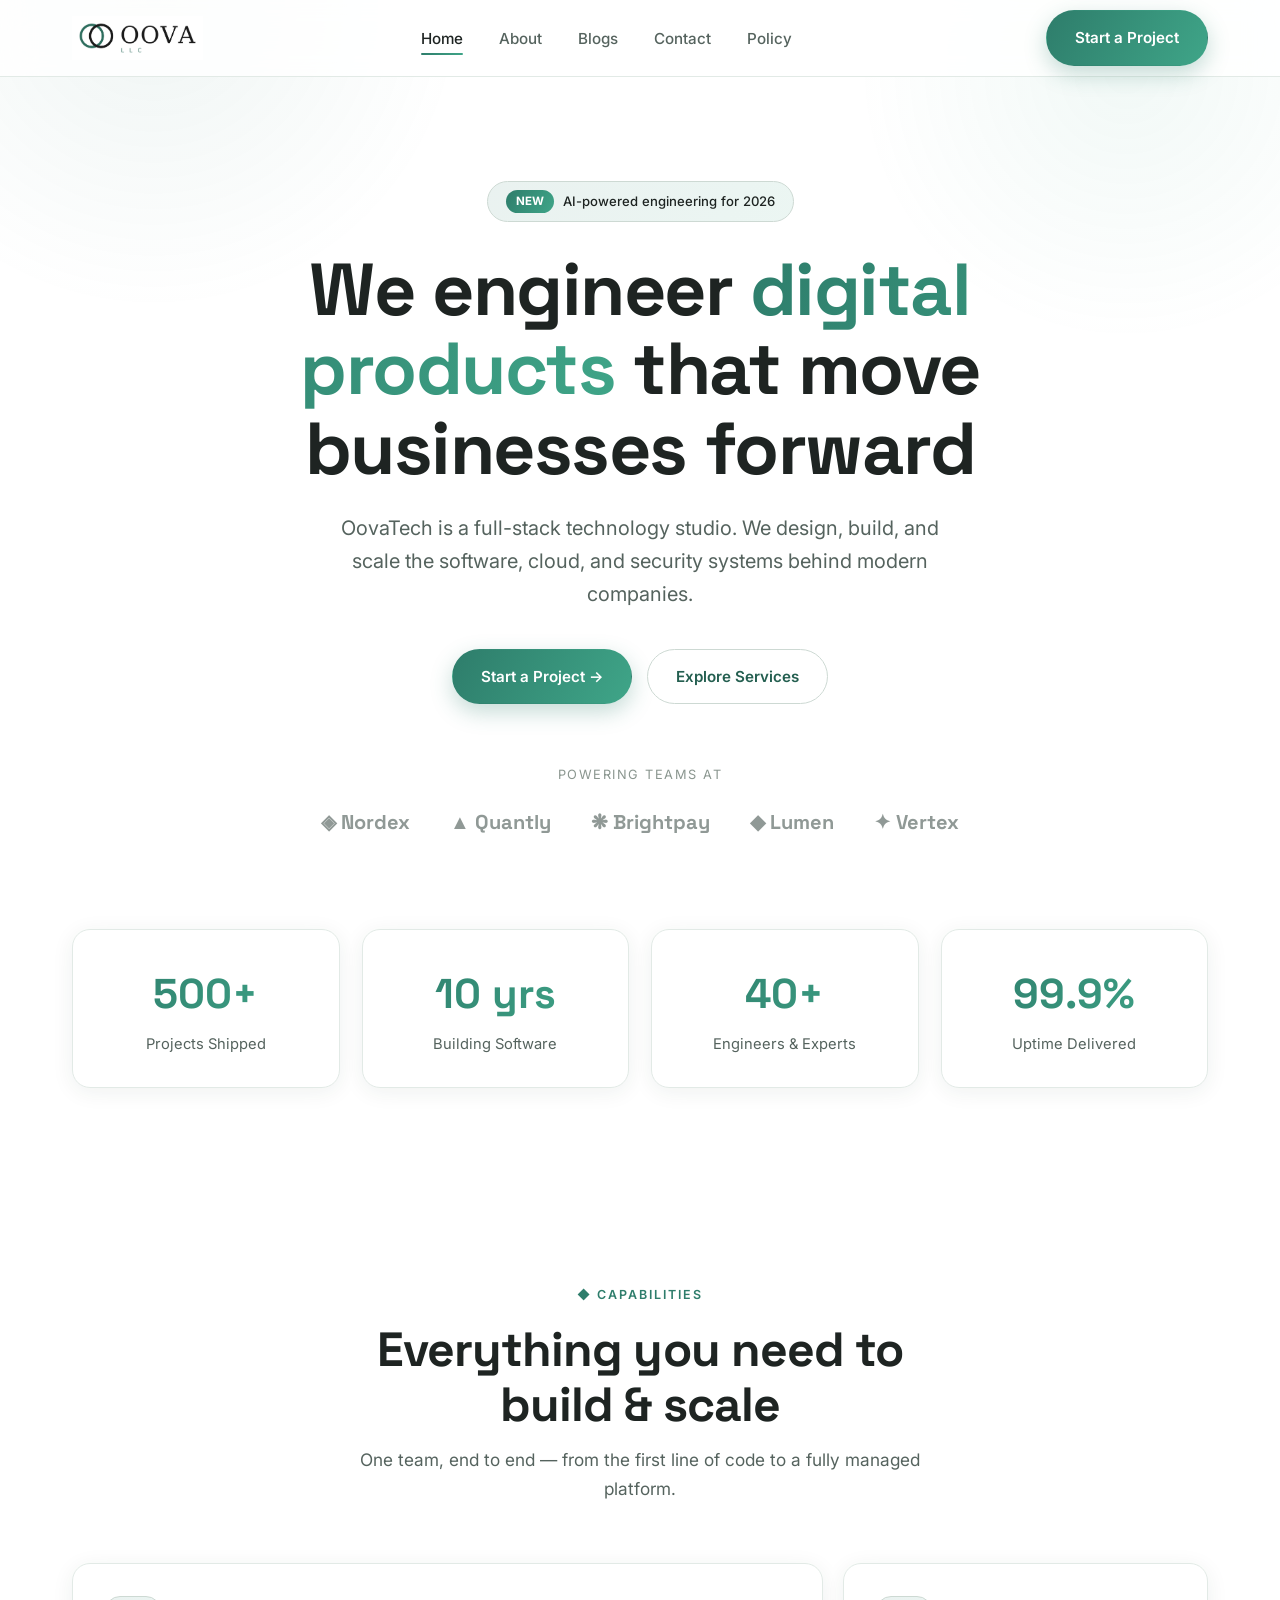
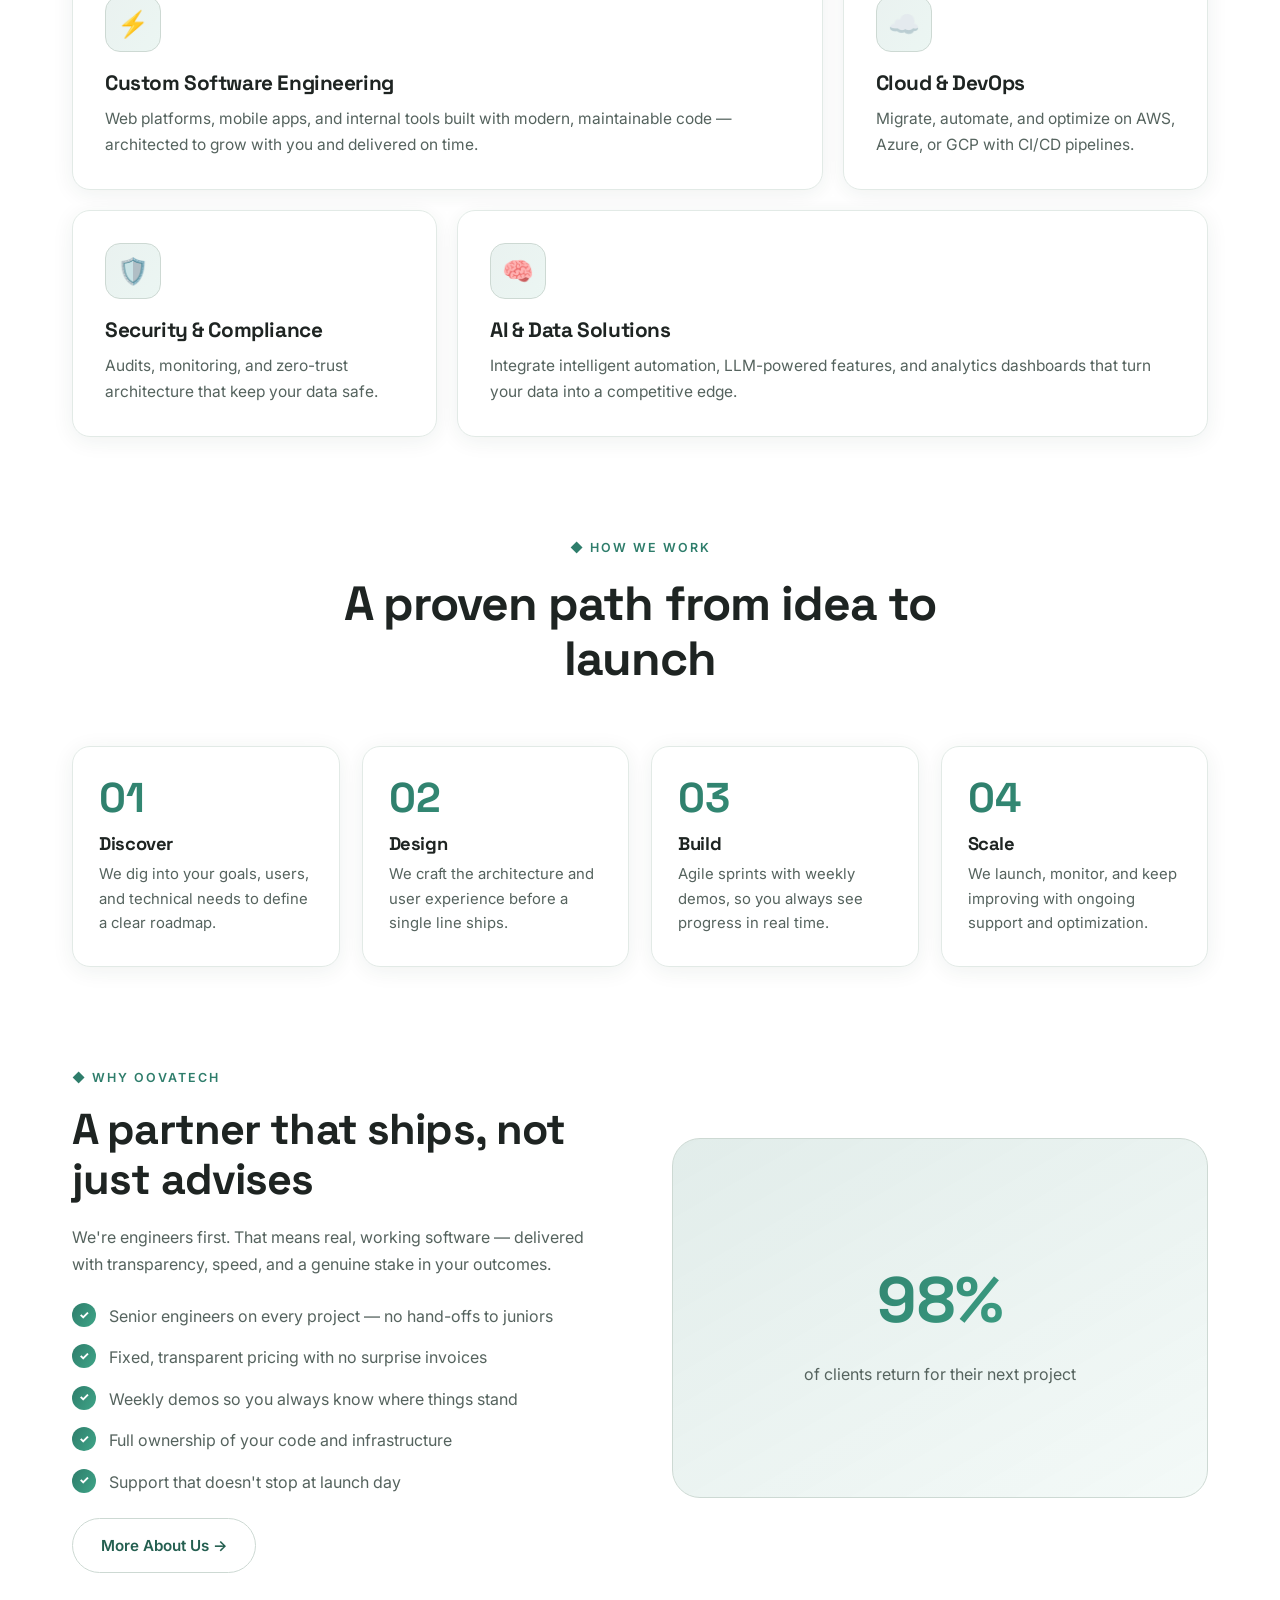
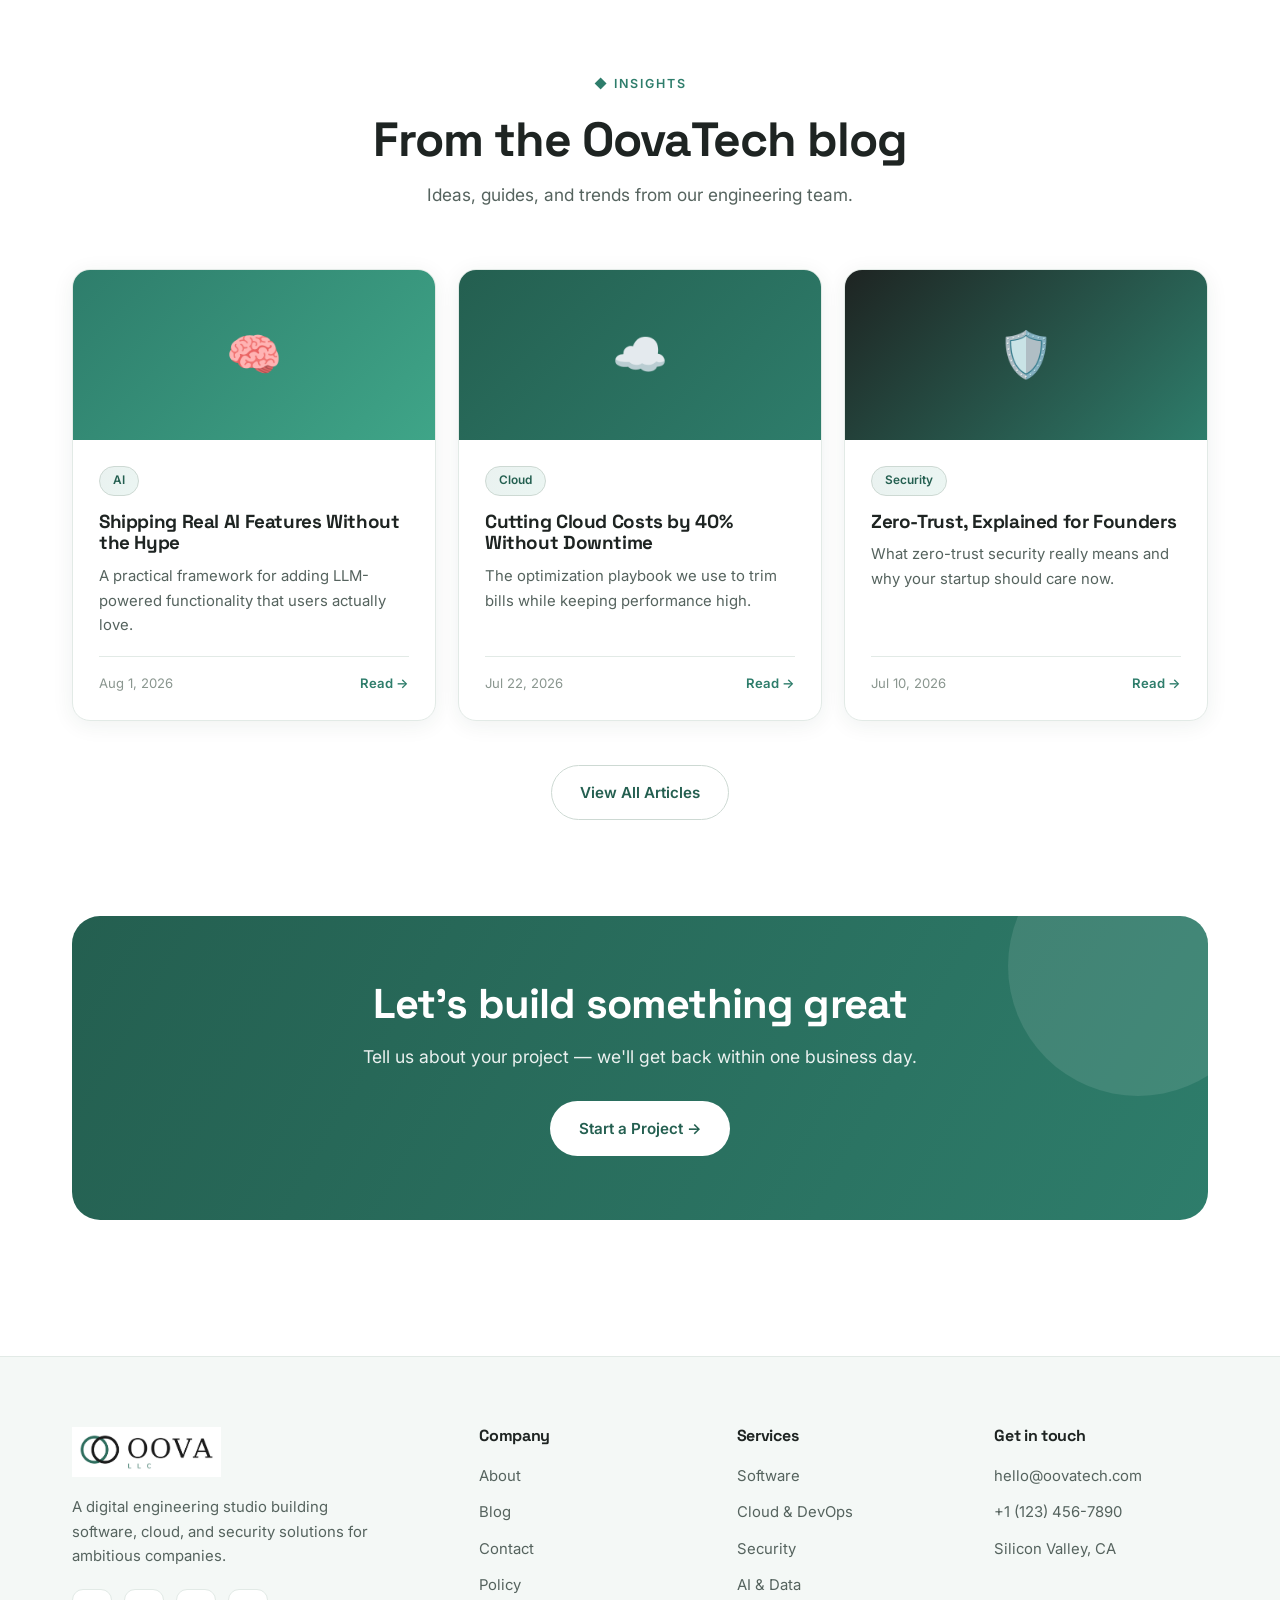
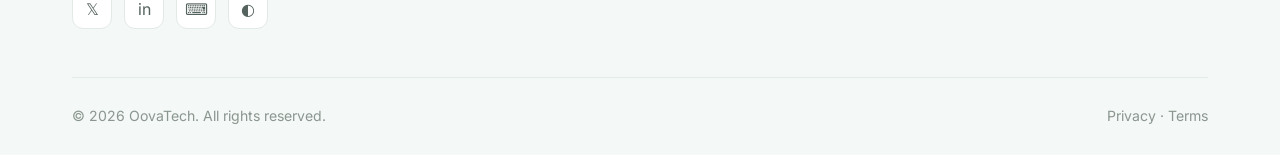
<file: index.html>
<!DOCTYPE html>
<html lang="en">
<head>
  <meta charset="UTF-8" />
  <meta name="viewport" content="width=device-width, initial-scale=1.0" />
  <meta name="description" content="OovaTech — a digital engineering studio building software, cloud, and security solutions for ambitious companies." />
  <title>OovaTech — Engineering the Future of Your Business</title>
  <link rel="preconnect" href="https://fonts.googleapis.com" />
  <link rel="preconnect" href="https://fonts.gstatic.com" crossorigin />
  <link href="https://fonts.googleapis.com/css2?family=Inter:wght@400;500;600;700&family=Space+Grotesk:wght@500;600;700&display=swap" rel="stylesheet" />
  <link rel="icon" type="image/svg+xml" href="favicon.svg" />
  <link rel="stylesheet" href="css/style.css" />
</head>
<body>

  <!-- ===== Header ===== -->
  <header class="header">
    <div class="container nav">
      <a href="index.html" class="logo"><img src="oova.png" alt="OOVA LLC" class="logo-img" /></a>
      <nav>
        <ul class="nav-links">
          <li><a href="index.html" class="active">Home</a></li>
          <li><a href="about.html">About</a></li>
          <li><a href="blogs.html">Blogs</a></li>
          <li><a href="contact.html">Contact</a></li>
          <li><a href="policy.html">Policy</a></li>
          <li><a href="contact.html" class="btn btn-primary">Start a Project</a></li>
        </ul>
      </nav>
      <div class="nav-cta">
        <a href="contact.html" class="btn btn-primary">Start a Project</a>
        <button class="hamburger" aria-label="Toggle menu" aria-expanded="false"><span></span><span></span><span></span></button>
      </div>
    </div>
  </header>

  <!-- ===== Hero ===== -->
  <section class="hero">
    <div class="container">
      <span class="hero-badge"><span class="pill">NEW</span> AI-powered engineering for 2026</span>
      <h1>We engineer <span class="grad-text">digital products</span> that move businesses forward</h1>
      <p>OovaTech is a full-stack technology studio. We design, build, and scale the software, cloud, and security systems behind modern companies.</p>
      <div class="hero-actions">
        <a href="contact.html" class="btn btn-primary">Start a Project →</a>
        <a href="#services" class="btn btn-ghost">Explore Services</a>
      </div>
      <div class="hero-trust">
        <div class="lbl">Powering teams at</div>
        <div class="hero-logos">
          <span>◈ Nordex</span><span>▲ Quantly</span><span>❋ Brightpay</span><span>◆ Lumen</span><span>✦ Vertex</span>
        </div>
      </div>
    </div>
  </section>

  <!-- ===== Stats ===== -->
  <section class="section" style="padding-top:0">
    <div class="container">
      <div class="stats-band">
        <div class="stat"><div class="num grad-text">500+</div><div class="lbl">Projects Shipped</div></div>
        <div class="stat"><div class="num grad-text">10 yrs</div><div class="lbl">Building Software</div></div>
        <div class="stat"><div class="num grad-text">40+</div><div class="lbl">Engineers &amp; Experts</div></div>
        <div class="stat"><div class="num grad-text">99.9%</div><div class="lbl">Uptime Delivered</div></div>
      </div>
    </div>
  </section>

  <!-- ===== Services (bento) ===== -->
  <section class="section" id="services">
    <div class="container">
      <div class="section-head">
        <span class="eyebrow">◆ Capabilities</span>
        <h2>Everything you need to build &amp; scale</h2>
        <p>One team, end to end — from the first line of code to a fully managed platform.</p>
      </div>
      <div class="bento">
        <div class="tile wide">
          <div class="ic">⚡</div>
          <h3>Custom Software Engineering</h3>
          <p>Web platforms, mobile apps, and internal tools built with modern, maintainable code — architected to grow with you and delivered on time.</p>
        </div>
        <div class="tile">
          <div class="ic">☁️</div>
          <h3>Cloud &amp; DevOps</h3>
          <p>Migrate, automate, and optimize on AWS, Azure, or GCP with CI/CD pipelines.</p>
        </div>
        <div class="tile">
          <div class="ic">🛡️</div>
          <h3>Security &amp; Compliance</h3>
          <p>Audits, monitoring, and zero-trust architecture that keep your data safe.</p>
        </div>
        <div class="tile wide">
          <div class="ic">🧠</div>
          <h3>AI &amp; Data Solutions</h3>
          <p>Integrate intelligent automation, LLM-powered features, and analytics dashboards that turn your data into a competitive edge.</p>
        </div>
      </div>
    </div>
  </section>

  <!-- ===== Process ===== -->
  <section class="section" style="padding-top:0">
    <div class="container">
      <div class="section-head">
        <span class="eyebrow">◆ How We Work</span>
        <h2>A proven path from idea to launch</h2>
      </div>
      <div class="process-grid">
        <div class="step"><div class="step-num">01</div><h3>Discover</h3><p>We dig into your goals, users, and technical needs to define a clear roadmap.</p></div>
        <div class="step"><div class="step-num">02</div><h3>Design</h3><p>We craft the architecture and user experience before a single line ships.</p></div>
        <div class="step"><div class="step-num">03</div><h3>Build</h3><p>Agile sprints with weekly demos, so you always see progress in real time.</p></div>
        <div class="step"><div class="step-num">04</div><h3>Scale</h3><p>We launch, monitor, and keep improving with ongoing support and optimization.</p></div>
      </div>
    </div>
  </section>

  <!-- ===== Why us ===== -->
  <section class="section" style="padding-top:0">
    <div class="container split">
      <div>
        <span class="eyebrow">◆ Why OovaTech</span>
        <h2>A partner that ships, not just advises</h2>
        <p>We're engineers first. That means real, working software — delivered with transparency, speed, and a genuine stake in your outcomes.</p>
        <ul class="check-list">
          <li><span class="tick">✓</span> Senior engineers on every project — no hand-offs to juniors</li>
          <li><span class="tick">✓</span> Fixed, transparent pricing with no surprise invoices</li>
          <li><span class="tick">✓</span> Weekly demos so you always know where things stand</li>
          <li><span class="tick">✓</span> Full ownership of your code and infrastructure</li>
          <li><span class="tick">✓</span> Support that doesn't stop at launch day</li>
        </ul>
        <a href="about.html" class="btn btn-ghost" style="margin-top:8px">More About Us →</a>
      </div>
      <div class="visual-card">
        <div><div class="big grad-text">98%</div><div class="cap">of clients return for their next project</div></div>
      </div>
    </div>
  </section>

  <!-- ===== Blog preview ===== -->
  <section class="section" style="padding-top:0">
    <div class="container">
      <div class="section-head">
        <span class="eyebrow">◆ Insights</span>
        <h2>From the OovaTech blog</h2>
        <p>Ideas, guides, and trends from our engineering team.</p>
      </div>
      <div class="blog-grid">
        <article class="blog-card">
          <div class="blog-thumb">🧠</div>
          <div class="blog-body">
            <span class="blog-tag">AI</span>
            <h3>Shipping Real AI Features Without the Hype</h3>
            <p>A practical framework for adding LLM-powered functionality that users actually love.</p>
            <div class="blog-meta"><span>Aug 1, 2026</span><a href="blogs.html" class="read-more">Read →</a></div>
          </div>
        </article>
        <article class="blog-card">
          <div class="blog-thumb">☁️</div>
          <div class="blog-body">
            <span class="blog-tag">Cloud</span>
            <h3>Cutting Cloud Costs by 40% Without Downtime</h3>
            <p>The optimization playbook we use to trim bills while keeping performance high.</p>
            <div class="blog-meta"><span>Jul 22, 2026</span><a href="blogs.html" class="read-more">Read →</a></div>
          </div>
        </article>
        <article class="blog-card">
          <div class="blog-thumb">🛡️</div>
          <div class="blog-body">
            <span class="blog-tag">Security</span>
            <h3>Zero-Trust, Explained for Founders</h3>
            <p>What zero-trust security really means and why your startup should care now.</p>
            <div class="blog-meta"><span>Jul 10, 2026</span><a href="blogs.html" class="read-more">Read →</a></div>
          </div>
        </article>
      </div>
      <div style="text-align:center;margin-top:44px"><a href="blogs.html" class="btn btn-ghost">View All Articles</a></div>
    </div>
  </section>

  <!-- ===== CTA ===== -->
  <section class="section" style="padding-top:0">
    <div class="container">
      <div class="cta-band">
        <h2>Let's build something great</h2>
        <p>Tell us about your project — we'll get back within one business day.</p>
        <a href="contact.html" class="btn btn-white">Start a Project →</a>
      </div>
    </div>
  </section>

  <!-- ===== Footer ===== -->
  <footer class="footer">
    <div class="container">
      <div class="footer-grid">
        <div class="footer-about">
          <a href="index.html" class="logo"><img src="oova.png" alt="OOVA LLC" class="logo-img" /></a>
          <p>A digital engineering studio building software, cloud, and security solutions for ambitious companies.</p>
          <div class="socials">
            <a href="#" aria-label="Twitter">𝕏</a><a href="#" aria-label="LinkedIn">in</a><a href="#" aria-label="GitHub">⌨</a><a href="#" aria-label="Dribbble">◐</a>
          </div>
        </div>
        <div class="footer-col"><h4>Company</h4><a href="about.html">About</a><a href="blogs.html">Blog</a><a href="contact.html">Contact</a><a href="policy.html">Policy</a></div>
        <div class="footer-col"><h4>Services</h4><a href="index.html#services">Software</a><a href="index.html#services">Cloud &amp; DevOps</a><a href="index.html#services">Security</a><a href="index.html#services">AI &amp; Data</a></div>
        <div class="footer-col"><h4>Get in touch</h4><a href="mailto:hello@oovatech.com">hello@oovatech.com</a><a href="tel:+11234567890">+1 (123) 456-7890</a><a href="#">Silicon Valley, CA</a></div>
      </div>
      <div class="footer-bottom">
        <p>© <span class="year">2026</span> OovaTech. All rights reserved.</p>
        <p><a href="policy.html">Privacy</a> · <a href="policy.html#terms">Terms</a></p>
      </div>
    </div>
  </footer>

  <script src="js/main.js"></script>
</body>
</html>
</file>
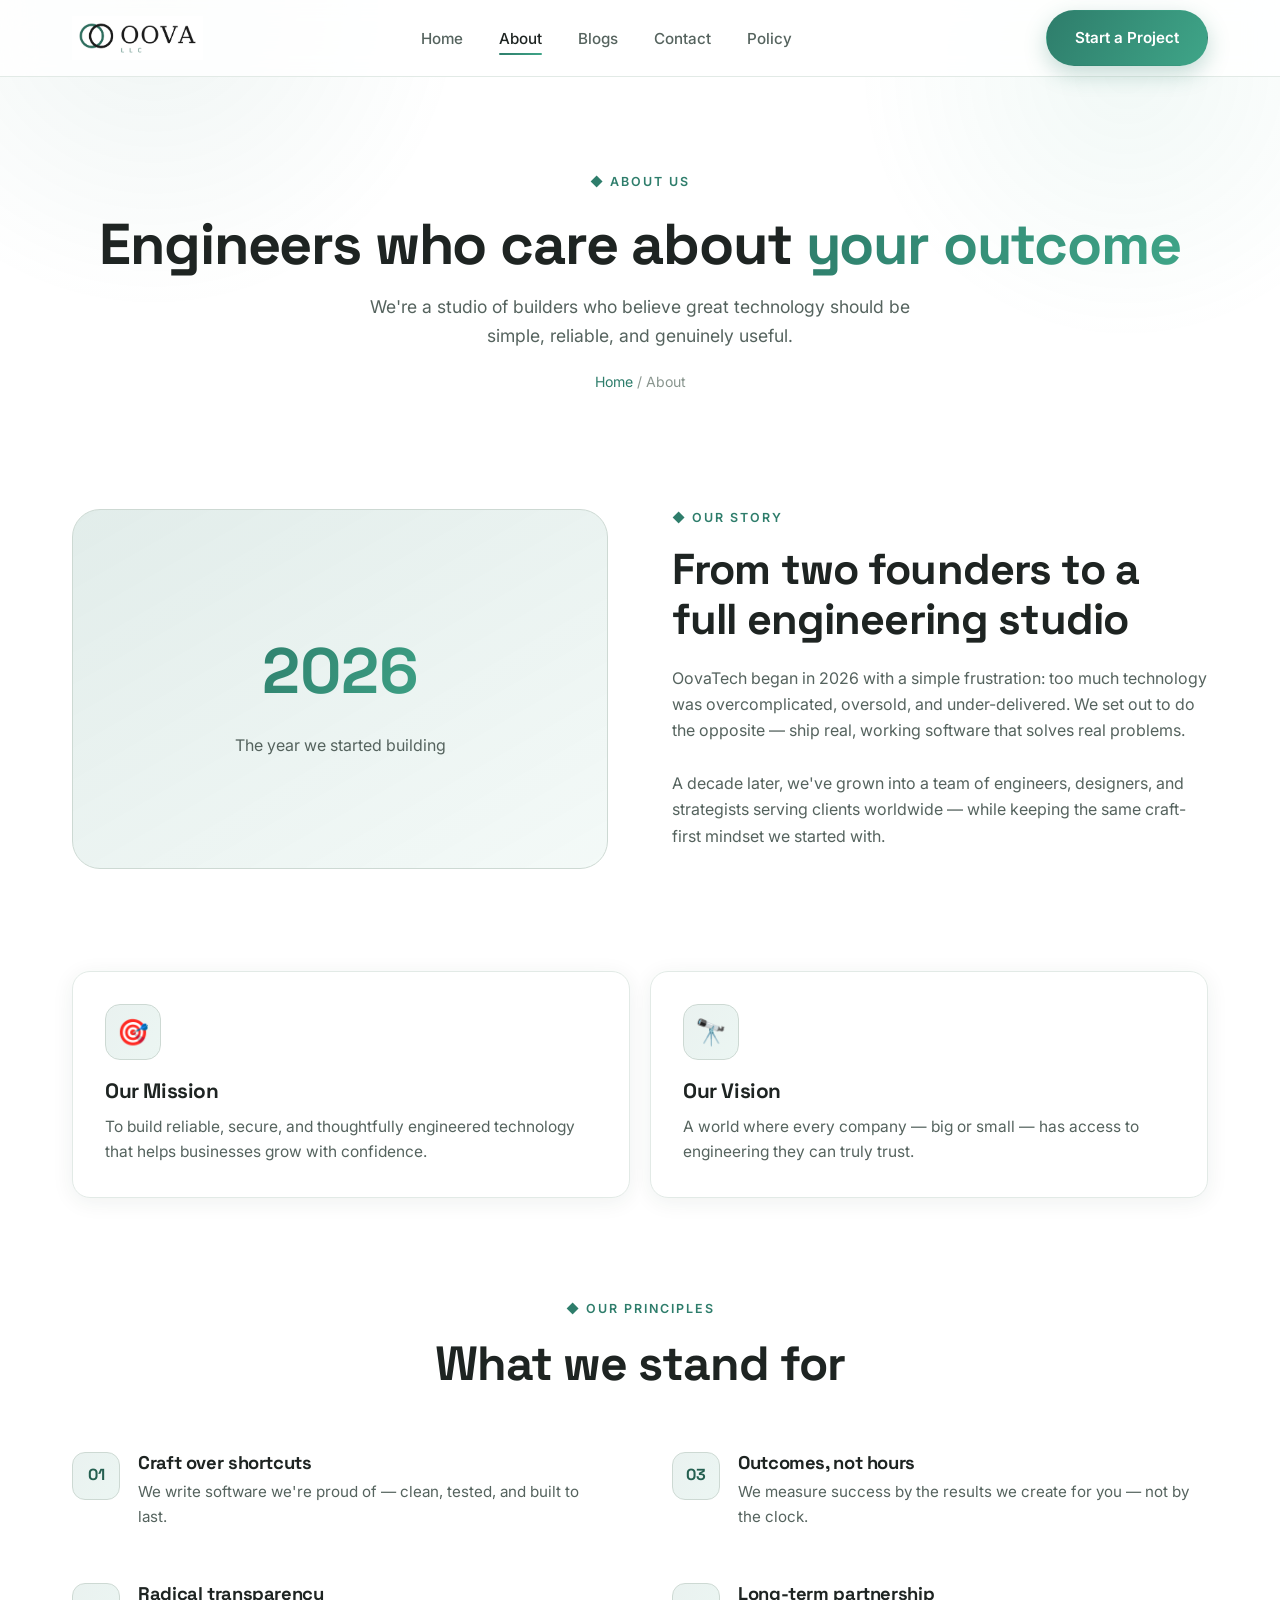
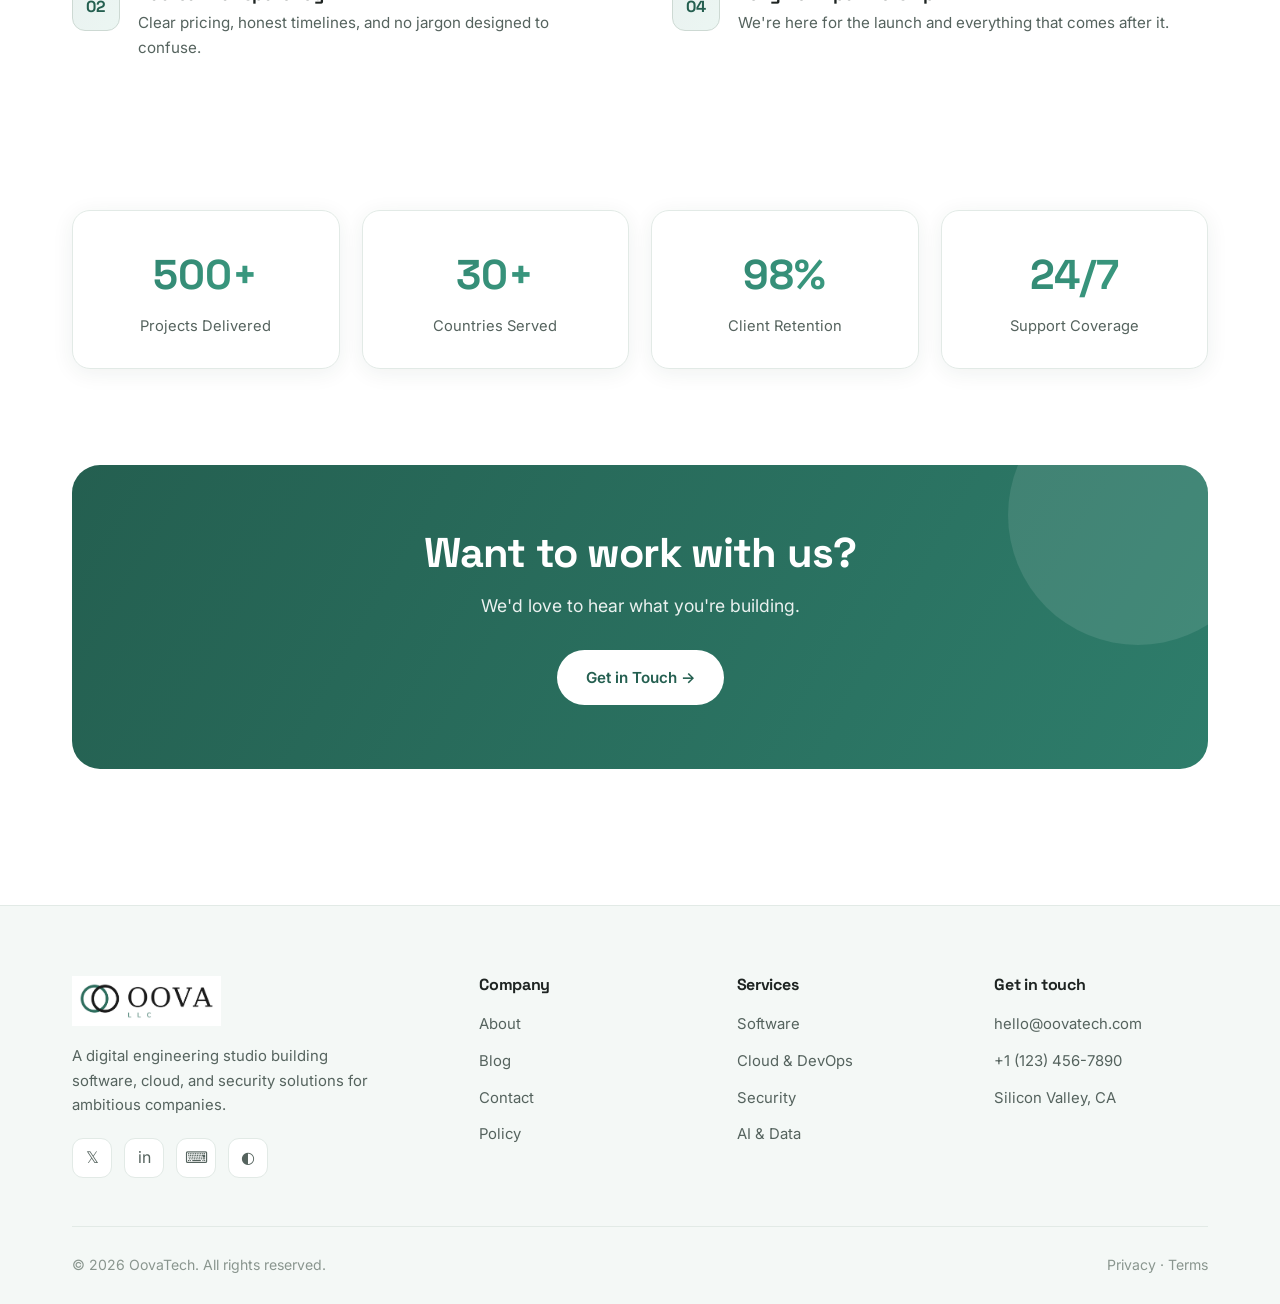
<file: about.html>
<!DOCTYPE html>
<html lang="en">
<head>
  <meta charset="UTF-8" />
  <meta name="viewport" content="width=device-width, initial-scale=1.0" />
  <meta name="description" content="About OovaTech — our story, mission, and the principles behind how we build." />
  <title>About — OovaTech</title>
  <link rel="preconnect" href="https://fonts.googleapis.com" />
  <link rel="preconnect" href="https://fonts.gstatic.com" crossorigin />
  <link href="https://fonts.googleapis.com/css2?family=Inter:wght@400;500;600;700&family=Space+Grotesk:wght@500;600;700&display=swap" rel="stylesheet" />
  <link rel="icon" type="image/svg+xml" href="favicon.svg" />
  <link rel="stylesheet" href="css/style.css" />
</head>
<body>

  <header class="header">
    <div class="container nav">
      <a href="index.html" class="logo"><img src="oova.png" alt="OOVA LLC" class="logo-img" /></a>
      <nav>
        <ul class="nav-links">
          <li><a href="index.html">Home</a></li>
          <li><a href="about.html" class="active">About</a></li>
          <li><a href="blogs.html">Blogs</a></li>
          <li><a href="contact.html">Contact</a></li>
          <li><a href="policy.html">Policy</a></li>
          <li><a href="contact.html" class="btn btn-primary">Start a Project</a></li>
        </ul>
      </nav>
      <div class="nav-cta">
        <a href="contact.html" class="btn btn-primary">Start a Project</a>
        <button class="hamburger" aria-label="Toggle menu" aria-expanded="false"><span></span><span></span><span></span></button>
      </div>
    </div>
  </header>

  <section class="page-hero">
    <div class="container">
      <span class="eyebrow">◆ About Us</span>
      <h1>Engineers who care about <span class="grad-text">your outcome</span></h1>
      <p>We're a studio of builders who believe great technology should be simple, reliable, and genuinely useful.</p>
      <div class="breadcrumb"><a href="index.html">Home</a> / About</div>
    </div>
  </section>

  <!-- Story -->
  <section class="section" style="padding-top:40px">
    <div class="container split">
      <div class="visual-card"><div><div class="big grad-text">2026</div><div class="cap">The year we started building</div></div></div>
      <div>
        <span class="eyebrow">◆ Our Story</span>
        <h2>From two founders to a full engineering studio</h2>
        <p>OovaTech began in 2026 with a simple frustration: too much technology was overcomplicated, oversold, and under-delivered. We set out to do the opposite — ship real, working software that solves real problems.</p>
        <p>A decade later, we've grown into a team of engineers, designers, and strategists serving clients worldwide — while keeping the same craft-first mindset we started with.</p>
      </div>
    </div>
  </section>

  <!-- Mission / Vision -->
  <section class="section" style="padding-top:0">
    <div class="container">
      <div class="bento" style="grid-template-columns:repeat(2,1fr)">
        <div class="tile"><div class="ic">🎯</div><h3>Our Mission</h3><p>To build reliable, secure, and thoughtfully engineered technology that helps businesses grow with confidence.</p></div>
        <div class="tile"><div class="ic">🔭</div><h3>Our Vision</h3><p>A world where every company — big or small — has access to engineering they can truly trust.</p></div>
      </div>
    </div>
  </section>

  <!-- Values -->
  <section class="section" style="padding-top:0">
    <div class="container">
      <div class="section-head">
        <span class="eyebrow">◆ Our Principles</span>
        <h2>What we stand for</h2>
      </div>
      <div class="split" style="align-items:start">
        <div>
          <div class="value-item"><div class="value-num">01</div><div><h3>Craft over shortcuts</h3><p>We write software we're proud of — clean, tested, and built to last.</p></div></div>
          <div class="value-item"><div class="value-num">02</div><div><h3>Radical transparency</h3><p>Clear pricing, honest timelines, and no jargon designed to confuse.</p></div></div>
        </div>
        <div>
          <div class="value-item"><div class="value-num">03</div><div><h3>Outcomes, not hours</h3><p>We measure success by the results we create for you — not by the clock.</p></div></div>
          <div class="value-item"><div class="value-num">04</div><div><h3>Long-term partnership</h3><p>We're here for the launch and everything that comes after it.</p></div></div>
        </div>
      </div>
    </div>
  </section>

  <!-- Stats -->
  <section class="section" style="padding-top:0">
    <div class="container">
      <div class="stats-band">
        <div class="stat"><div class="num grad-text">500+</div><div class="lbl">Projects Delivered</div></div>
        <div class="stat"><div class="num grad-text">30+</div><div class="lbl">Countries Served</div></div>
        <div class="stat"><div class="num grad-text">98%</div><div class="lbl">Client Retention</div></div>
        <div class="stat"><div class="num grad-text">24/7</div><div class="lbl">Support Coverage</div></div>
      </div>
    </div>
  </section>

  <!-- CTA -->
  <section class="section" style="padding-top:0">
    <div class="container">
      <div class="cta-band">
        <h2>Want to work with us?</h2>
        <p>We'd love to hear what you're building.</p>
        <a href="contact.html" class="btn btn-white">Get in Touch →</a>
      </div>
    </div>
  </section>

  <footer class="footer">
    <div class="container">
      <div class="footer-grid">
        <div class="footer-about">
          <a href="index.html" class="logo"><img src="oova.png" alt="OOVA LLC" class="logo-img" /></a>
          <p>A digital engineering studio building software, cloud, and security solutions for ambitious companies.</p>
          <div class="socials"><a href="#">𝕏</a><a href="#">in</a><a href="#">⌨</a><a href="#">◐</a></div>
        </div>
        <div class="footer-col"><h4>Company</h4><a href="about.html">About</a><a href="blogs.html">Blog</a><a href="contact.html">Contact</a><a href="policy.html">Policy</a></div>
        <div class="footer-col"><h4>Services</h4><a href="index.html#services">Software</a><a href="index.html#services">Cloud &amp; DevOps</a><a href="index.html#services">Security</a><a href="index.html#services">AI &amp; Data</a></div>
        <div class="footer-col"><h4>Get in touch</h4><a href="mailto:hello@oovatech.com">hello@oovatech.com</a><a href="tel:+11234567890">+1 (123) 456-7890</a><a href="#">Silicon Valley, CA</a></div>
      </div>
      <div class="footer-bottom">
        <p>© <span class="year">2026</span> OovaTech. All rights reserved.</p>
        <p><a href="policy.html">Privacy</a> · <a href="policy.html#terms">Terms</a></p>
      </div>
    </div>
  </footer>

  <script src="js/main.js"></script>
</body>
</html>
</file>
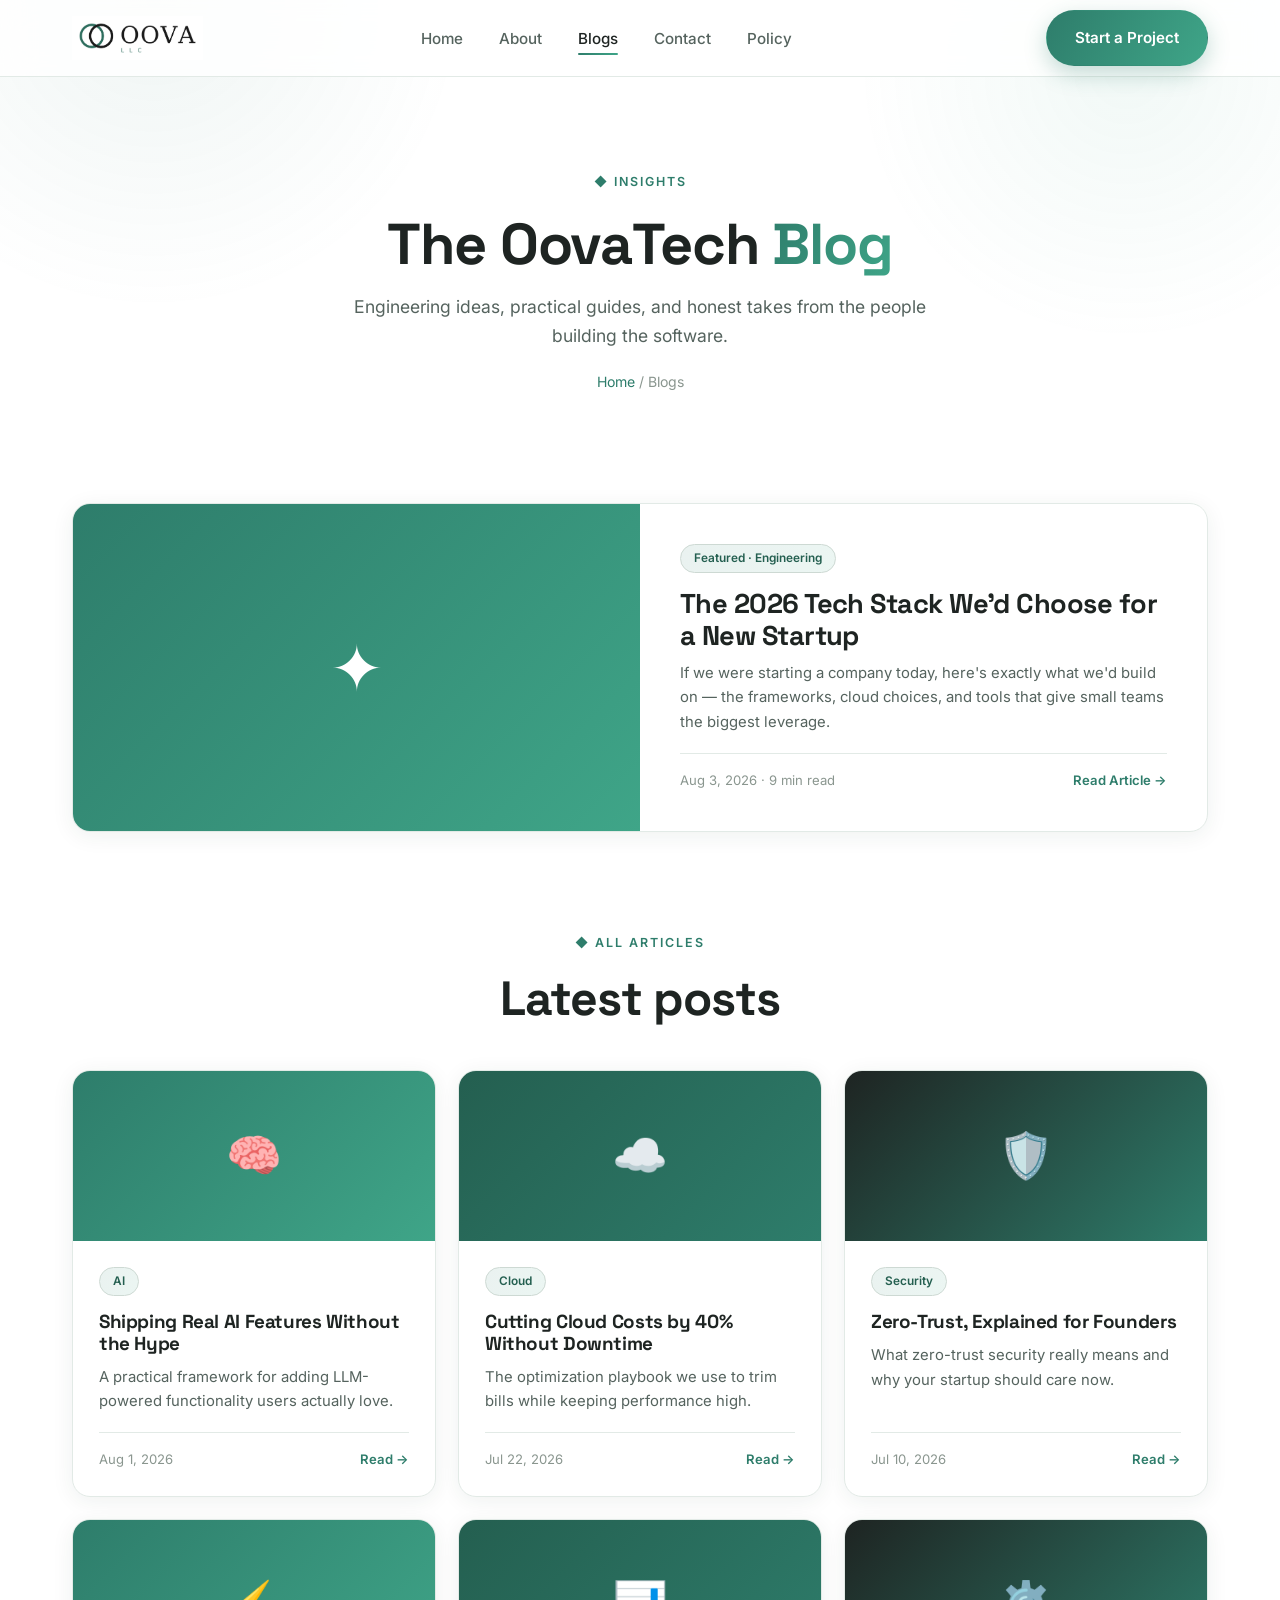
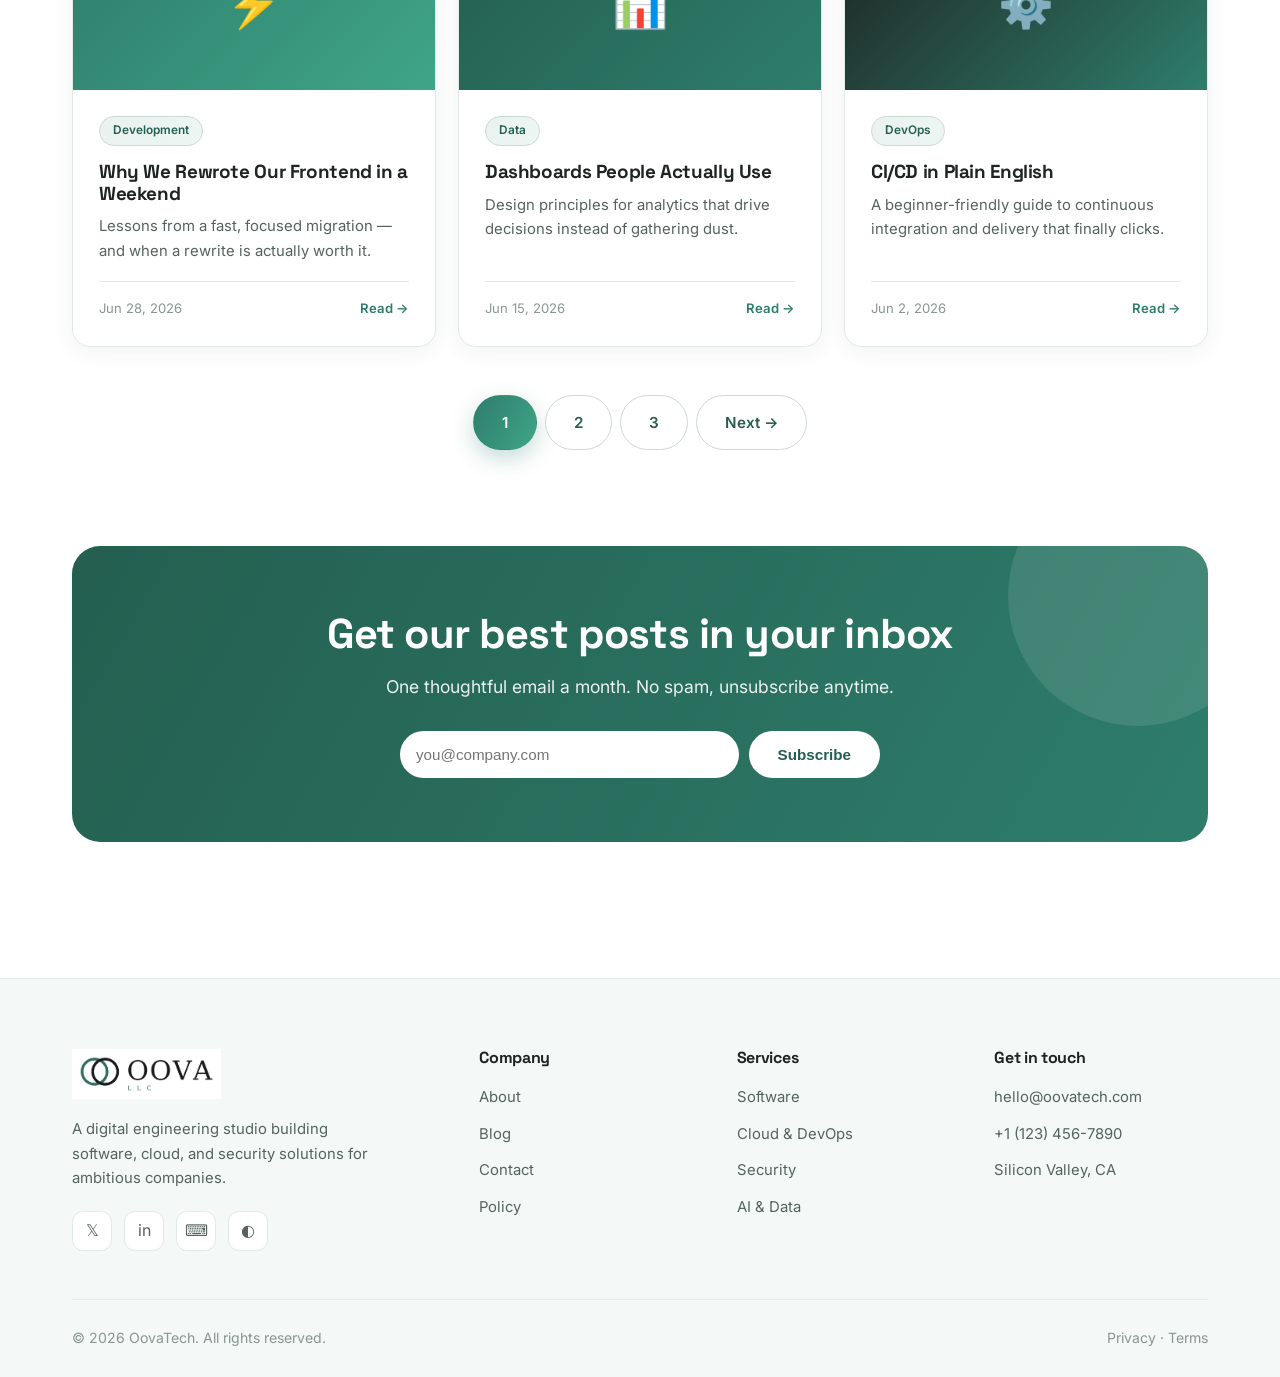
<file: blogs.html>
<!DOCTYPE html>
<html lang="en">
<head>
  <meta charset="UTF-8" />
  <meta name="viewport" content="width=device-width, initial-scale=1.0" />
  <meta name="description" content="OovaTech blog — engineering insights on software, cloud, AI, and security." />
  <title>Blog — OovaTech</title>
  <link rel="preconnect" href="https://fonts.googleapis.com" />
  <link rel="preconnect" href="https://fonts.gstatic.com" crossorigin />
  <link href="https://fonts.googleapis.com/css2?family=Inter:wght@400;500;600;700&family=Space+Grotesk:wght@500;600;700&display=swap" rel="stylesheet" />
  <link rel="icon" type="image/svg+xml" href="favicon.svg" />
  <link rel="stylesheet" href="css/style.css" />
</head>
<body>

  <header class="header">
    <div class="container nav">
      <a href="index.html" class="logo"><img src="oova.png" alt="OOVA LLC" class="logo-img" /></a>
      <nav>
        <ul class="nav-links">
          <li><a href="index.html">Home</a></li>
          <li><a href="about.html">About</a></li>
          <li><a href="blogs.html" class="active">Blogs</a></li>
          <li><a href="contact.html">Contact</a></li>
          <li><a href="policy.html">Policy</a></li>
          <li><a href="contact.html" class="btn btn-primary">Start a Project</a></li>
        </ul>
      </nav>
      <div class="nav-cta">
        <a href="contact.html" class="btn btn-primary">Start a Project</a>
        <button class="hamburger" aria-label="Toggle menu" aria-expanded="false"><span></span><span></span><span></span></button>
      </div>
    </div>
  </header>

  <section class="page-hero">
    <div class="container">
      <span class="eyebrow">◆ Insights</span>
      <h1>The OovaTech <span class="grad-text">Blog</span></h1>
      <p>Engineering ideas, practical guides, and honest takes from the people building the software.</p>
      <div class="breadcrumb"><a href="index.html">Home</a> / Blogs</div>
    </div>
  </section>

  <!-- Featured -->
  <section class="section" style="padding-top:40px">
    <div class="container">
      <article class="blog-card" style="display:grid;grid-template-columns:1fr 1fr;gap:0">
        <div class="blog-thumb" style="height:100%;min-height:300px;font-size:4rem">✦</div>
        <div class="blog-body" style="padding:40px">
          <span class="blog-tag">Featured · Engineering</span>
          <h3 style="font-size:1.7rem">The 2026 Tech Stack We'd Choose for a New Startup</h3>
          <p>If we were starting a company today, here's exactly what we'd build on — the frameworks, cloud choices, and tools that give small teams the biggest leverage.</p>
          <div class="blog-meta"><span>Aug 3, 2026 · 9 min read</span><a href="#" class="read-more">Read Article →</a></div>
        </div>
      </article>
    </div>
  </section>

  <!-- Grid -->
  <section class="section" style="padding-top:0">
    <div class="container">
      <div class="section-head" style="margin-bottom:44px">
        <span class="eyebrow">◆ All Articles</span>
        <h2>Latest posts</h2>
      </div>
      <div class="blog-grid">
        <article class="blog-card"><div class="blog-thumb">🧠</div><div class="blog-body"><span class="blog-tag">AI</span><h3>Shipping Real AI Features Without the Hype</h3><p>A practical framework for adding LLM-powered functionality users actually love.</p><div class="blog-meta"><span>Aug 1, 2026</span><a href="#" class="read-more">Read →</a></div></div></article>
        <article class="blog-card"><div class="blog-thumb">☁️</div><div class="blog-body"><span class="blog-tag">Cloud</span><h3>Cutting Cloud Costs by 40% Without Downtime</h3><p>The optimization playbook we use to trim bills while keeping performance high.</p><div class="blog-meta"><span>Jul 22, 2026</span><a href="#" class="read-more">Read →</a></div></div></article>
        <article class="blog-card"><div class="blog-thumb">🛡️</div><div class="blog-body"><span class="blog-tag">Security</span><h3>Zero-Trust, Explained for Founders</h3><p>What zero-trust security really means and why your startup should care now.</p><div class="blog-meta"><span>Jul 10, 2026</span><a href="#" class="read-more">Read →</a></div></div></article>
        <article class="blog-card"><div class="blog-thumb">⚡</div><div class="blog-body"><span class="blog-tag">Development</span><h3>Why We Rewrote Our Frontend in a Weekend</h3><p>Lessons from a fast, focused migration — and when a rewrite is actually worth it.</p><div class="blog-meta"><span>Jun 28, 2026</span><a href="#" class="read-more">Read →</a></div></div></article>
        <article class="blog-card"><div class="blog-thumb">📊</div><div class="blog-body"><span class="blog-tag">Data</span><h3>Dashboards People Actually Use</h3><p>Design principles for analytics that drive decisions instead of gathering dust.</p><div class="blog-meta"><span>Jun 15, 2026</span><a href="#" class="read-more">Read →</a></div></div></article>
        <article class="blog-card"><div class="blog-thumb">⚙️</div><div class="blog-body"><span class="blog-tag">DevOps</span><h3>CI/CD in Plain English</h3><p>A beginner-friendly guide to continuous integration and delivery that finally clicks.</p><div class="blog-meta"><span>Jun 2, 2026</span><a href="#" class="read-more">Read →</a></div></div></article>
      </div>

      <div style="text-align:center;margin-top:48px;display:flex;gap:8px;justify-content:center;flex-wrap:wrap">
        <a href="#" class="btn btn-primary">1</a>
        <a href="#" class="btn btn-ghost">2</a>
        <a href="#" class="btn btn-ghost">3</a>
        <a href="#" class="btn btn-ghost">Next →</a>
      </div>
    </div>
  </section>

  <!-- Newsletter -->
  <section class="section" style="padding-top:0">
    <div class="container">
      <div class="cta-band">
        <h2>Get our best posts in your inbox</h2>
        <p>One thoughtful email a month. No spam, unsubscribe anytime.</p>
        <form style="display:flex;gap:10px;justify-content:center;flex-wrap:wrap;max-width:480px;margin:0 auto;position:relative" onsubmit="event.preventDefault(); this.reset(); alert('Thanks for subscribing!');">
          <input type="email" required placeholder="you@company.com" style="flex:1;min-width:220px;padding:14px 16px;border-radius:40px;border:none;font-size:.95rem" />
          <button type="submit" class="btn btn-white">Subscribe</button>
        </form>
      </div>
    </div>
  </section>

  <footer class="footer">
    <div class="container">
      <div class="footer-grid">
        <div class="footer-about">
          <a href="index.html" class="logo"><img src="oova.png" alt="OOVA LLC" class="logo-img" /></a>
          <p>A digital engineering studio building software, cloud, and security solutions for ambitious companies.</p>
          <div class="socials"><a href="#">𝕏</a><a href="#">in</a><a href="#">⌨</a><a href="#">◐</a></div>
        </div>
        <div class="footer-col"><h4>Company</h4><a href="about.html">About</a><a href="blogs.html">Blog</a><a href="contact.html">Contact</a><a href="policy.html">Policy</a></div>
        <div class="footer-col"><h4>Services</h4><a href="index.html#services">Software</a><a href="index.html#services">Cloud &amp; DevOps</a><a href="index.html#services">Security</a><a href="index.html#services">AI &amp; Data</a></div>
        <div class="footer-col"><h4>Get in touch</h4><a href="mailto:hello@oovatech.com">hello@oovatech.com</a><a href="tel:+11234567890">+1 (123) 456-7890</a><a href="#">Silicon Valley, CA</a></div>
      </div>
      <div class="footer-bottom">
        <p>© <span class="year">2026</span> OovaTech. All rights reserved.</p>
        <p><a href="policy.html">Privacy</a> · <a href="policy.html#terms">Terms</a></p>
      </div>
    </div>
  </footer>

  <script src="js/main.js"></script>
</body>
</html>
</file>
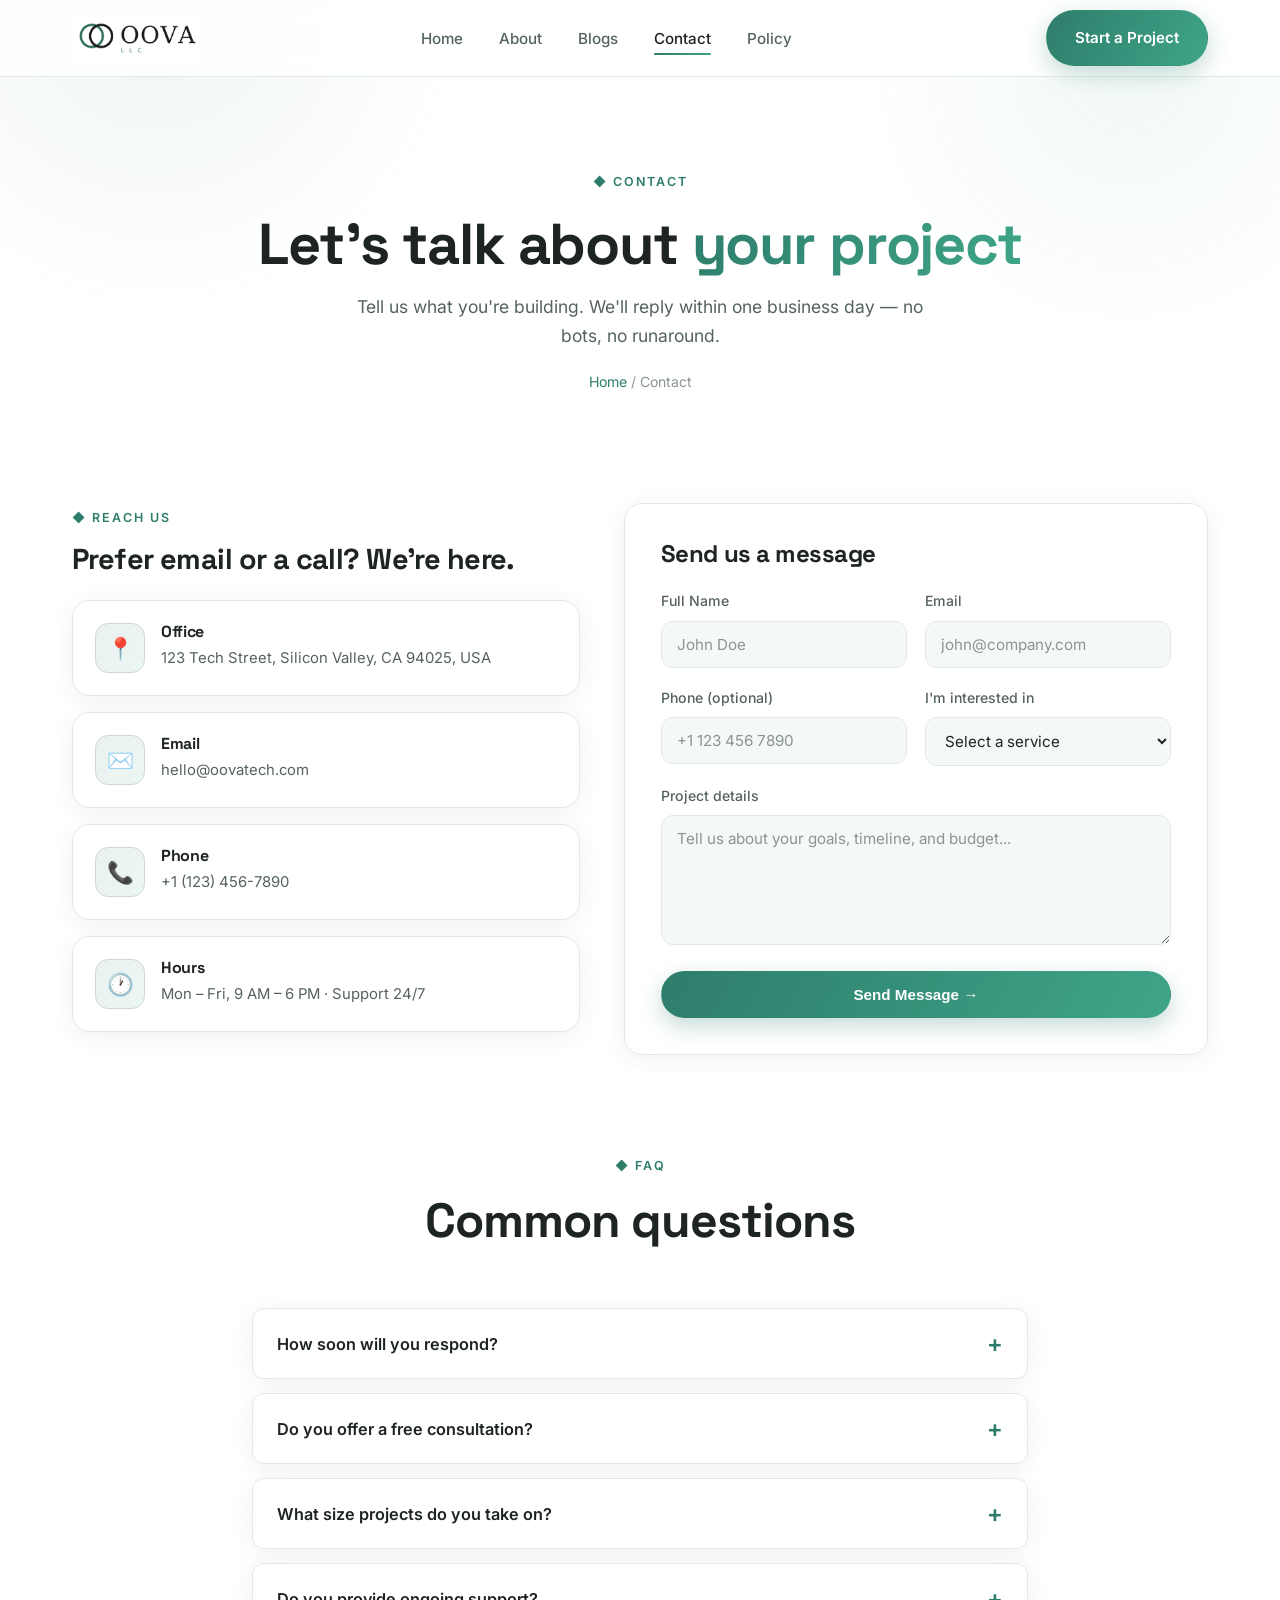
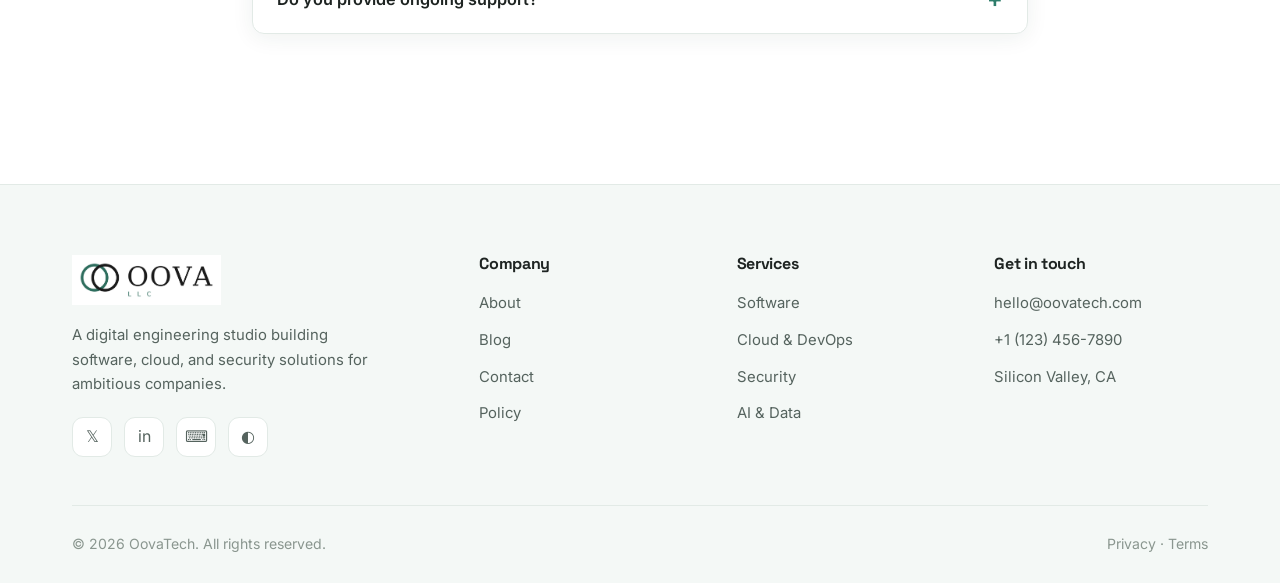
<file: contact.html>
<!DOCTYPE html>
<html lang="en">
<head>
  <meta charset="UTF-8" />
  <meta name="viewport" content="width=device-width, initial-scale=1.0" />
  <meta name="description" content="Contact OovaTech — start a project or ask us anything. We reply within one business day." />
  <title>Contact — OovaTech</title>
  <link rel="preconnect" href="https://fonts.googleapis.com" />
  <link rel="preconnect" href="https://fonts.gstatic.com" crossorigin />
  <link href="https://fonts.googleapis.com/css2?family=Inter:wght@400;500;600;700&family=Space+Grotesk:wght@500;600;700&display=swap" rel="stylesheet" />
  <link rel="icon" type="image/svg+xml" href="favicon.svg" />
  <link rel="stylesheet" href="css/style.css" />
</head>
<body>

  <header class="header">
    <div class="container nav">
      <a href="index.html" class="logo"><img src="oova.png" alt="OOVA LLC" class="logo-img" /></a>
      <nav>
        <ul class="nav-links">
          <li><a href="index.html">Home</a></li>
          <li><a href="about.html">About</a></li>
          <li><a href="blogs.html">Blogs</a></li>
          <li><a href="contact.html" class="active">Contact</a></li>
          <li><a href="policy.html">Policy</a></li>
          <li><a href="contact.html" class="btn btn-primary">Start a Project</a></li>
        </ul>
      </nav>
      <div class="nav-cta">
        <a href="contact.html" class="btn btn-primary">Start a Project</a>
        <button class="hamburger" aria-label="Toggle menu" aria-expanded="false"><span></span><span></span><span></span></button>
      </div>
    </div>
  </header>

  <section class="page-hero">
    <div class="container">
      <span class="eyebrow">◆ Contact</span>
      <h1>Let's talk about <span class="grad-text">your project</span></h1>
      <p>Tell us what you're building. We'll reply within one business day — no bots, no runaround.</p>
      <div class="breadcrumb"><a href="index.html">Home</a> / Contact</div>
    </div>
  </section>

  <section class="section" style="padding-top:40px">
    <div class="container contact-grid">
      <div>
        <span class="eyebrow">◆ Reach Us</span>
        <h2 style="font-size:1.8rem;margin:14px 0 24px">Prefer email or a call? We're here.</h2>
        <div class="contact-info-card"><div class="ic">📍</div><div><h4>Office</h4><p>123 Tech Street, Silicon Valley, CA 94025, USA</p></div></div>
        <div class="contact-info-card"><div class="ic">✉️</div><div><h4>Email</h4><p><a href="mailto:hello@oovatech.com">hello@oovatech.com</a></p></div></div>
        <div class="contact-info-card"><div class="ic">📞</div><div><h4>Phone</h4><p><a href="tel:+11234567890">+1 (123) 456-7890</a></p></div></div>
        <div class="contact-info-card"><div class="ic">🕐</div><div><h4>Hours</h4><p>Mon – Fri, 9 AM – 6 PM · Support 24/7</p></div></div>
        
      </div>

      <div>
        <form class="form" id="contactForm">
          <h2>Send us a message</h2>
          <div class="form-row">
            <div class="field"><label for="name">Full Name</label><input type="text" id="name" name="name" placeholder="John Doe" required /></div>
            <div class="field"><label for="email">Email</label><input type="email" id="email" name="email" placeholder="john@company.com" required /></div>
          </div>
          <div class="form-row">
            <div class="field"><label for="phone">Phone (optional)</label><input type="tel" id="phone" name="phone" placeholder="+1 123 456 7890" /></div>
            <div class="field"><label for="subject">I'm interested in</label>
              <select id="subject" name="subject" required>
                <option value="">Select a service</option>
                <option>Custom Software</option>
                <option>Cloud &amp; DevOps</option>
                <option>Security &amp; Compliance</option>
                <option>AI &amp; Data</option>
                <option>Something else</option>
              </select>
            </div>
          </div>
          <div class="field"><label for="message">Project details</label><textarea id="message" name="message" placeholder="Tell us about your goals, timeline, and budget..." required></textarea></div>
          <button type="submit" class="btn btn-primary" style="width:100%;justify-content:center">Send Message →</button>
          <div class="form-note" id="formNote"></div>
        </form>
      </div>
    </div>
  </section>

  <!-- FAQ -->
  <section class="section" style="padding-top:0">
    <div class="container" style="max-width:820px">
      <div class="section-head">
        <span class="eyebrow">◆ FAQ</span>
        <h2>Common questions</h2>
      </div>
      <div class="faq-item"><button class="faq-q">How soon will you respond? <span class="plus">+</span></button><div class="faq-a"><p>Within one business day for all inquiries. Existing clients on a support plan get a much faster response, around the clock.</p></div></div>
      <div class="faq-item"><button class="faq-q">Do you offer a free consultation? <span class="plus">+</span></button><div class="faq-a"><p>Yes. Your first call is free — we'll discuss your goals and recommend an approach, with zero obligation.</p></div></div>
      <div class="faq-item"><button class="faq-q">What size projects do you take on? <span class="plus">+</span></button><div class="faq-a"><p>From a focused MVP for a startup to long-term platform work for larger companies. If you're unsure, just ask.</p></div></div>
      <div class="faq-item"><button class="faq-q">Do you provide ongoing support? <span class="plus">+</span></button><div class="faq-a"><p>Absolutely. We offer flexible support and maintenance plans so your product keeps running smoothly after launch.</p></div></div>
    </div>
  </section>

  <footer class="footer">
    <div class="container">
      <div class="footer-grid">
        <div class="footer-about">
          <a href="index.html" class="logo"><img src="oova.png" alt="OOVA LLC" class="logo-img" /></a>
          <p>A digital engineering studio building software, cloud, and security solutions for ambitious companies.</p>
          <div class="socials"><a href="#">𝕏</a><a href="#">in</a><a href="#">⌨</a><a href="#">◐</a></div>
        </div>
        <div class="footer-col"><h4>Company</h4><a href="about.html">About</a><a href="blogs.html">Blog</a><a href="contact.html">Contact</a><a href="policy.html">Policy</a></div>
        <div class="footer-col"><h4>Services</h4><a href="index.html#services">Software</a><a href="index.html#services">Cloud &amp; DevOps</a><a href="index.html#services">Security</a><a href="index.html#services">AI &amp; Data</a></div>
        <div class="footer-col"><h4>Get in touch</h4><a href="mailto:hello@oovatech.com">hello@oovatech.com</a><a href="tel:+11234567890">+1 (123) 456-7890</a><a href="#">Silicon Valley, CA</a></div>
      </div>
      <div class="footer-bottom">
        <p>© <span class="year">2026</span> OovaTech. All rights reserved.</p>
        <p><a href="policy.html">Privacy</a> · <a href="policy.html#terms">Terms</a></p>
      </div>
    </div>
  </footer>

  <script src="js/main.js"></script>
</body>
</html>
</file>
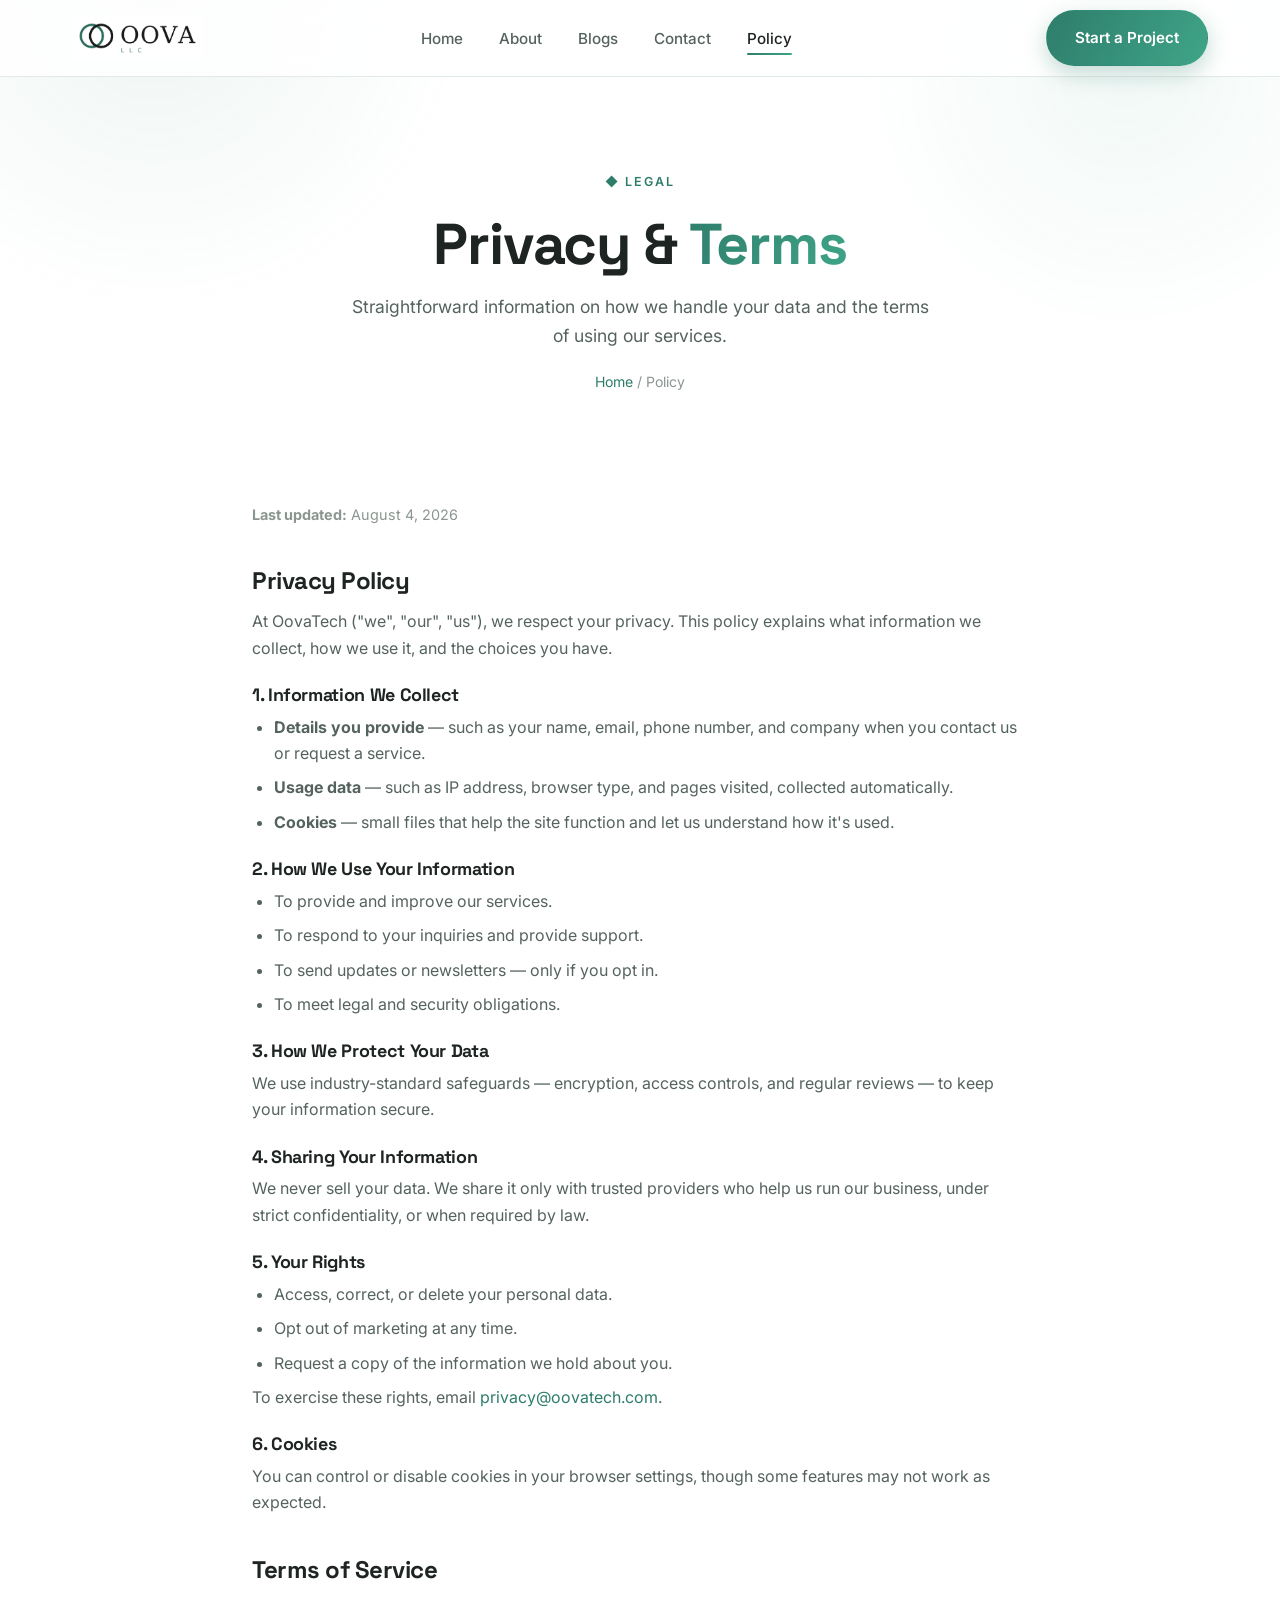
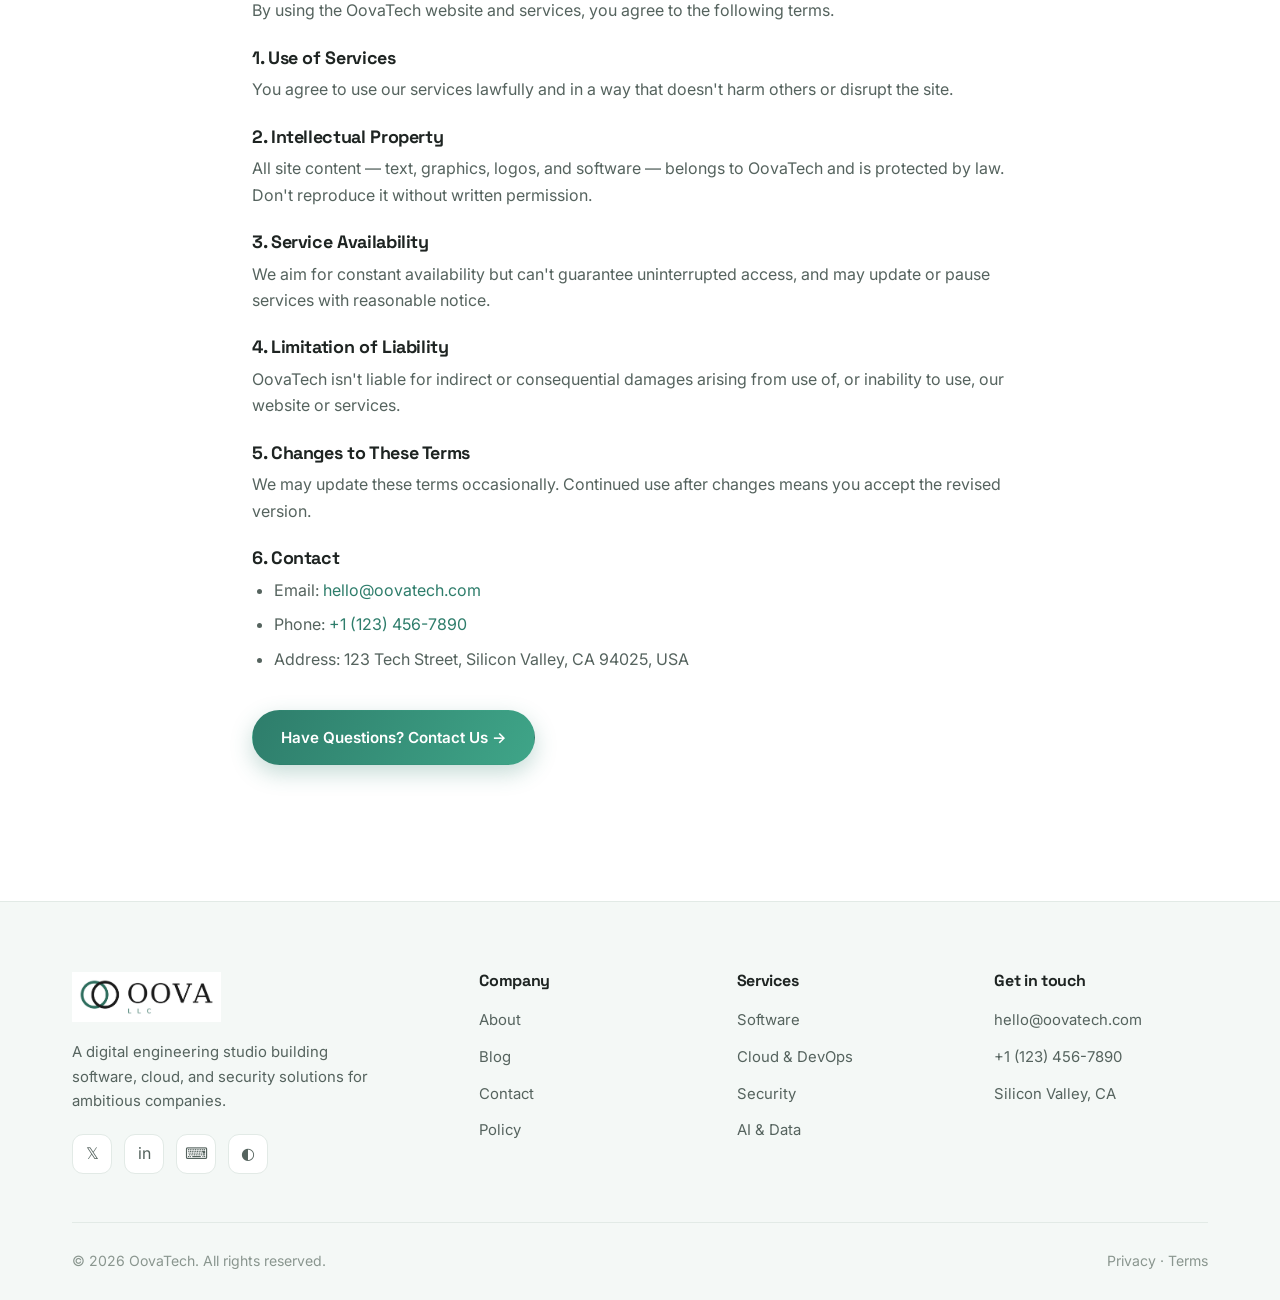
<file: policy.html>
<!DOCTYPE html>
<html lang="en">
<head>
  <meta charset="UTF-8" />
  <meta name="viewport" content="width=device-width, initial-scale=1.0" />
  <meta name="description" content="OovaTech Privacy Policy and Terms of Service." />
  <title>Privacy &amp; Terms — OovaTech</title>
  <link rel="preconnect" href="https://fonts.googleapis.com" />
  <link rel="preconnect" href="https://fonts.gstatic.com" crossorigin />
  <link href="https://fonts.googleapis.com/css2?family=Inter:wght@400;500;600;700&family=Space+Grotesk:wght@500;600;700&display=swap" rel="stylesheet" />
  <link rel="icon" type="image/svg+xml" href="favicon.svg" />
  <link rel="stylesheet" href="css/style.css" />
</head>
<body>

  <header class="header">
    <div class="container nav">
      <a href="index.html" class="logo"><img src="oova.png" alt="OOVA LLC" class="logo-img" /></a>
      <nav>
        <ul class="nav-links">
          <li><a href="index.html">Home</a></li>
          <li><a href="about.html">About</a></li>
          <li><a href="blogs.html">Blogs</a></li>
          <li><a href="contact.html">Contact</a></li>
          <li><a href="policy.html" class="active">Policy</a></li>
          <li><a href="contact.html" class="btn btn-primary">Start a Project</a></li>
        </ul>
      </nav>
      <div class="nav-cta">
        <a href="contact.html" class="btn btn-primary">Start a Project</a>
        <button class="hamburger" aria-label="Toggle menu" aria-expanded="false"><span></span><span></span><span></span></button>
      </div>
    </div>
  </header>

  <section class="page-hero">
    <div class="container">
      <span class="eyebrow">◆ Legal</span>
      <h1>Privacy &amp; <span class="grad-text">Terms</span></h1>
      <p>Straightforward information on how we handle your data and the terms of using our services.</p>
      <div class="breadcrumb"><a href="index.html">Home</a> / Policy</div>
    </div>
  </section>

  <section class="section" style="padding-top:40px">
    <div class="container legal">
      <p class="updated"><strong>Last updated:</strong> August 4, 2026</p>

      <h2 id="privacy">Privacy Policy</h2>
      <p>At OovaTech ("we", "our", "us"), we respect your privacy. This policy explains what information we collect, how we use it, and the choices you have.</p>

      <h3>1. Information We Collect</h3>
      <ul>
        <li><strong>Details you provide</strong> — such as your name, email, phone number, and company when you contact us or request a service.</li>
        <li><strong>Usage data</strong> — such as IP address, browser type, and pages visited, collected automatically.</li>
        <li><strong>Cookies</strong> — small files that help the site function and let us understand how it's used.</li>
      </ul>

      <h3>2. How We Use Your Information</h3>
      <ul>
        <li>To provide and improve our services.</li>
        <li>To respond to your inquiries and provide support.</li>
        <li>To send updates or newsletters — only if you opt in.</li>
        <li>To meet legal and security obligations.</li>
      </ul>

      <h3>3. How We Protect Your Data</h3>
      <p>We use industry-standard safeguards — encryption, access controls, and regular reviews — to keep your information secure.</p>

      <h3>4. Sharing Your Information</h3>
      <p>We never sell your data. We share it only with trusted providers who help us run our business, under strict confidentiality, or when required by law.</p>

      <h3>5. Your Rights</h3>
      <ul>
        <li>Access, correct, or delete your personal data.</li>
        <li>Opt out of marketing at any time.</li>
        <li>Request a copy of the information we hold about you.</li>
      </ul>
      <p>To exercise these rights, email <a href="mailto:privacy@oovatech.com">privacy@oovatech.com</a>.</p>

      <h3>6. Cookies</h3>
      <p>You can control or disable cookies in your browser settings, though some features may not work as expected.</p>

      <h2 id="terms">Terms of Service</h2>
      <p>By using the OovaTech website and services, you agree to the following terms.</p>

      <h3>1. Use of Services</h3>
      <p>You agree to use our services lawfully and in a way that doesn't harm others or disrupt the site.</p>

      <h3>2. Intellectual Property</h3>
      <p>All site content — text, graphics, logos, and software — belongs to OovaTech and is protected by law. Don't reproduce it without written permission.</p>

      <h3>3. Service Availability</h3>
      <p>We aim for constant availability but can't guarantee uninterrupted access, and may update or pause services with reasonable notice.</p>

      <h3>4. Limitation of Liability</h3>
      <p>OovaTech isn't liable for indirect or consequential damages arising from use of, or inability to use, our website or services.</p>

      <h3>5. Changes to These Terms</h3>
      <p>We may update these terms occasionally. Continued use after changes means you accept the revised version.</p>

      <h3>6. Contact</h3>
      <ul>
        <li>Email: <a href="mailto:hello@oovatech.com">hello@oovatech.com</a></li>
        <li>Phone: <a href="tel:+11234567890">+1 (123) 456-7890</a></li>
        <li>Address: 123 Tech Street, Silicon Valley, CA 94025, USA</li>
      </ul>

      <div style="margin-top:38px"><a href="contact.html" class="btn btn-primary">Have Questions? Contact Us →</a></div>
    </div>
  </section>

  <footer class="footer">
    <div class="container">
      <div class="footer-grid">
        <div class="footer-about">
          <a href="index.html" class="logo"><img src="oova.png" alt="OOVA LLC" class="logo-img" /></a>
          <p>A digital engineering studio building software, cloud, and security solutions for ambitious companies.</p>
          <div class="socials"><a href="#">𝕏</a><a href="#">in</a><a href="#">⌨</a><a href="#">◐</a></div>
        </div>
        <div class="footer-col"><h4>Company</h4><a href="about.html">About</a><a href="blogs.html">Blog</a><a href="contact.html">Contact</a><a href="policy.html">Policy</a></div>
        <div class="footer-col"><h4>Services</h4><a href="index.html#services">Software</a><a href="index.html#services">Cloud &amp; DevOps</a><a href="index.html#services">Security</a><a href="index.html#services">AI &amp; Data</a></div>
        <div class="footer-col"><h4>Get in touch</h4><a href="mailto:hello@oovatech.com">hello@oovatech.com</a><a href="tel:+11234567890">+1 (123) 456-7890</a><a href="#">Silicon Valley, CA</a></div>
      </div>
      <div class="footer-bottom">
        <p>© <span class="year">2026</span> OovaTech. All rights reserved.</p>
        <p><a href="policy.html">Privacy</a> · <a href="policy.html#terms">Terms</a></p>
      </div>
    </div>
  </footer>

  <script src="js/main.js"></script>
</body>
</html>
</file>
<file: css/style.css>
/* ==========================================================
   OOVA — Theme based on brand logo
   Teal-green + charcoal on white · fully responsive
   ========================================================== */

:root {
  /* Brand colors pulled from the OOVA logo */
  --green: #2e7d6b;
  --green-dark: #245f50;
  --green-light: #3fa588;
  --charcoal: #1e2422;

  --bg: #ffffff;
  --bg-soft: #f4f8f6;
  --bg-3: #e9f1ee;
  --card: #ffffff;
  --border: #e2eae6;
  --border-strong: #cdd9d3;

  --text: #1e2422;
  --text-soft: #55635e;
  --text-dim: #8a968f;

  --grad: linear-gradient(120deg, #2e7d6b, #3fa588);
  --grad-soft: linear-gradient(120deg, rgba(46,125,107,.10), rgba(63,165,133,.10));

  --radius: 18px;
  --radius-sm: 12px;
  --radius-lg: 28px;
  --max: 1180px;
  --header-h: 76px;
  --ease: .3s cubic-bezier(.4, 0, .2, 1);
  --shadow: 0 4px 22px rgba(30, 50, 45, .07);
  --shadow-lg: 0 22px 48px rgba(30, 50, 45, .14);
}

* { margin: 0; padding: 0; box-sizing: border-box; }
html { scroll-behavior: smooth; }

body {
  font-family: 'Inter', -apple-system, BlinkMacSystemFont, 'Segoe UI', Roboto, sans-serif;
  background: var(--bg);
  color: var(--text);
  line-height: 1.65;
  -webkit-font-smoothing: antialiased;
  overflow-x: hidden;
  position: relative;
}
body::before {
  content: '';
  position: fixed;
  inset: 0;
  z-index: -1;
  background:
    radial-gradient(620px circle at 12% 0%, rgba(46, 125, 107, .08), transparent 50%),
    radial-gradient(560px circle at 88% 8%, rgba(63, 165, 133, .07), transparent 48%);
  pointer-events: none;
}

img { max-width: 100%; display: block; }
a { text-decoration: none; color: inherit; }
ul { list-style: none; }

h1, h2, h3, h4 {
  font-family: 'Space Grotesk', 'Inter', sans-serif;
  line-height: 1.15;
  font-weight: 700;
  color: var(--charcoal);
  letter-spacing: -.02em;
}

.container { width: 100%; max-width: var(--max); margin: 0 auto; padding: 0 22px; }
.section { padding: 96px 0; }

.grad-text {
  background: var(--grad);
  -webkit-background-clip: text;
  background-clip: text;
  -webkit-text-fill-color: transparent;
}

.eyebrow {
  display: inline-flex; align-items: center; gap: 8px;
  color: var(--green); font-weight: 600; font-size: .78rem;
  letter-spacing: 2px; text-transform: uppercase;
}

.section-head { text-align: center; max-width: 620px; margin: 0 auto 60px; }
.section-head h2 { font-size: clamp(2rem, 4.5vw, 3rem); margin: 16px 0 14px; }
.section-head p { color: var(--text-soft); font-size: 1.08rem; }

/* ===== Buttons ===== */
.btn {
  display: inline-flex; align-items: center; gap: 9px;
  padding: 14px 28px; border-radius: 40px;
  font-weight: 600; font-size: .95rem; cursor: pointer;
  border: 1px solid transparent; transition: var(--ease); white-space: nowrap;
}
.btn-primary { background: var(--grad); color: #fff; box-shadow: 0 8px 22px rgba(46, 125, 107, .28); }
.btn-primary:hover { transform: translateY(-2px); box-shadow: 0 12px 30px rgba(46, 125, 107, .4); }
.btn-ghost { background: #fff; color: var(--green-dark); border-color: var(--border-strong); }
.btn-ghost:hover { background: var(--bg-soft); border-color: var(--green); transform: translateY(-2px); }
.btn-white { background: #fff; color: var(--green-dark); }
.btn-white:hover { transform: translateY(-2px); box-shadow: 0 12px 30px rgba(0,0,0,.18); }

/* ===== Header ===== */
.header {
  position: sticky; top: 0; z-index: 1000;
  background: rgba(255, 255, 255, .82);
  backdrop-filter: blur(16px);
  border-bottom: 1px solid var(--border);
}
.nav { height: var(--header-h); display: flex; align-items: center; justify-content: space-between; }
.logo { display: flex; align-items: center; }
.logo-img { height: 44px; width: auto; }

.nav-links { display: flex; align-items: center; gap: 36px; }
.nav-links a { font-weight: 500; color: var(--text-soft); font-size: .95rem; transition: var(--ease); position: relative; }
.nav-links a:hover, .nav-links a.active { color: var(--charcoal); }
.nav-links a.active::after {
  content: ''; position: absolute; left: 0; bottom: -7px;
  width: 100%; height: 2px; background: var(--grad); border-radius: 2px;
}
.nav-cta { display: flex; align-items: center; gap: 14px; }
.nav-links .btn { display: none; }
/* Button labels must keep their own color even where a container restyles <a>
   (e.g. .nav-links, .legal, .footer-col all set a grey/green link color) */
a.btn-primary { color: #fff !important; -webkit-text-fill-color: #fff !important; }
a.btn-white   { color: var(--green-dark) !important; -webkit-text-fill-color: var(--green-dark) !important; }
a.btn-ghost   { color: var(--green-dark) !important; -webkit-text-fill-color: var(--green-dark) !important; }

.hamburger { display: none; flex-direction: column; gap: 5px; background: none; border: none; cursor: pointer; padding: 6px; }
.hamburger span { width: 26px; height: 2.5px; background: var(--charcoal); border-radius: 3px; transition: var(--ease); }
.hamburger.open span:nth-child(1) { transform: translateY(7.5px) rotate(45deg); }
.hamburger.open span:nth-child(2) { opacity: 0; }
.hamburger.open span:nth-child(3) { transform: translateY(-7.5px) rotate(-45deg); }

/* ===== Hero ===== */
.hero { padding: 104px 0 90px; text-align: center; }
.hero-badge {
  display: inline-flex; align-items: center; gap: 9px;
  background: var(--grad-soft); border: 1px solid var(--border-strong);
  color: var(--text); padding: 8px 18px; border-radius: 40px;
  font-size: .82rem; font-weight: 500; margin-bottom: 28px;
}
.hero-badge .pill { background: var(--grad); color: #fff; padding: 2px 10px; border-radius: 20px; font-size: .72rem; font-weight: 700; }
.hero h1 { font-size: clamp(2.4rem, 6.5vw, 4.6rem); max-width: 900px; margin: 0 auto 24px; line-height: 1.08; }
.hero p { font-size: clamp(1.05rem, 2vw, 1.25rem); color: var(--text-soft); max-width: 620px; margin: 0 auto 38px; }
.hero-actions { display: flex; gap: 15px; justify-content: center; flex-wrap: wrap; }
.hero-trust { margin-top: 60px; }
.hero-trust .lbl { color: var(--text-dim); font-size: .8rem; letter-spacing: 1.5px; text-transform: uppercase; margin-bottom: 20px; }
.hero-logos { display: flex; gap: 40px; justify-content: center; flex-wrap: wrap; opacity: .65; }
.hero-logos span { font-family: 'Space Grotesk', sans-serif; font-weight: 700; font-size: 1.25rem; color: var(--text-soft); }

/* ===== Stats band ===== */
.stats-band { display: grid; grid-template-columns: repeat(4, 1fr); gap: 22px; }
.stat {
  background: var(--card); border: 1px solid var(--border);
  border-radius: var(--radius); padding: 30px 24px; text-align: center;
  box-shadow: var(--shadow);
}
.stat .num { font-family: 'Space Grotesk', sans-serif; font-size: 2.6rem; font-weight: 700; }
.stat .lbl { color: var(--text-soft); font-size: .92rem; margin-top: 4px; }

/* ===== Bento / cards ===== */
.bento { display: grid; grid-template-columns: repeat(3, 1fr); gap: 20px; }
.tile {
  background: var(--card); border: 1px solid var(--border);
  border-radius: var(--radius); padding: 32px; transition: var(--ease);
  position: relative; overflow: hidden; box-shadow: var(--shadow);
}
.tile:hover { transform: translateY(-6px); border-color: var(--green); box-shadow: var(--shadow-lg); }
.tile.wide { grid-column: span 2; }
.tile .ic {
  width: 56px; height: 56px; border-radius: 15px;
  background: var(--grad-soft); border: 1px solid var(--border-strong);
  display: grid; place-items: center; font-size: 1.6rem; margin-bottom: 20px;
}
.tile h3 { font-size: 1.3rem; margin-bottom: 10px; }
.tile p { color: var(--text-soft); font-size: .97rem; }

/* ===== Split ===== */
.split { display: grid; grid-template-columns: 1fr 1fr; gap: 64px; align-items: center; }
.split h2 { font-size: clamp(1.9rem, 4vw, 2.7rem); margin: 16px 0 20px; }
.split p { color: var(--text-soft); margin-bottom: 26px; }
.check-list li { display: flex; align-items: flex-start; gap: 13px; margin-bottom: 15px; color: var(--text-soft); }
.check-list .tick {
  flex-shrink: 0; width: 24px; height: 24px; border-radius: 50%;
  background: var(--grad); color: #fff; display: grid; place-items: center;
  font-size: .72rem; font-weight: 800;
}
.visual-card {
  border-radius: var(--radius-lg);
  background: linear-gradient(150deg, rgba(46,125,107,.14), rgba(63,165,133,.06));
  border: 1px solid var(--border-strong);
  min-height: 360px; display: grid; place-items: center;
  padding: 40px; text-align: center;
}
.visual-card .big { font-family: 'Space Grotesk', sans-serif; font-size: 4rem; font-weight: 700; }
.visual-card .cap { color: var(--text-soft); margin-top: 8px; }

/* ===== Process ===== */
.process-grid { display: grid; grid-template-columns: repeat(4, 1fr); gap: 22px; }
.step {
  background: var(--card); border: 1px solid var(--border);
  border-radius: var(--radius); padding: 30px 26px; box-shadow: var(--shadow);
}
.step .step-num {
  font-family: 'Space Grotesk', sans-serif; font-size: 2.6rem; font-weight: 700;
  background: var(--grad); -webkit-background-clip: text; background-clip: text; -webkit-text-fill-color: transparent;
  line-height: 1; margin-bottom: 14px;
}
.step h3 { font-size: 1.15rem; margin-bottom: 8px; }
.step p { color: var(--text-soft); font-size: .93rem; }

/* ===== Blog cards ===== */
.blog-grid { display: grid; grid-template-columns: repeat(3, 1fr); gap: 22px; }
.blog-card {
  background: var(--card); border: 1px solid var(--border);
  border-radius: var(--radius); overflow: hidden; transition: var(--ease);
  display: flex; flex-direction: column; box-shadow: var(--shadow);
}
.blog-card:hover { transform: translateY(-6px); border-color: var(--green); box-shadow: var(--shadow-lg); }
.blog-thumb { height: 170px; display: grid; place-items: center; font-size: 2.8rem; color: #fff; background: linear-gradient(135deg, #2e7d6b, #3fa588); }
.blog-card:nth-child(3n+2) .blog-thumb { background: linear-gradient(135deg, #245f50, #2e7d6b); }
.blog-card:nth-child(3n) .blog-thumb { background: linear-gradient(135deg, #1e2422, #2e7d6b); }
.blog-body { padding: 26px; flex: 1; display: flex; flex-direction: column; }
.blog-tag {
  align-self: flex-start; background: var(--grad-soft); border: 1px solid var(--border-strong);
  color: var(--green-dark); font-size: .74rem; font-weight: 600;
  padding: 4px 13px; border-radius: 20px; margin-bottom: 15px;
}
.blog-body h3 { font-size: 1.18rem; margin-bottom: 10px; }
.blog-body p { color: var(--text-soft); font-size: .93rem; margin-bottom: 18px; flex: 1; }
.blog-meta { display: flex; justify-content: space-between; align-items: center; font-size: .82rem; color: var(--text-dim); border-top: 1px solid var(--border); padding-top: 16px; }
.read-more { color: var(--green); font-weight: 600; }

/* ===== CTA ===== */
.cta-band {
  border-radius: var(--radius-lg);
  background: linear-gradient(120deg, #245f50, #2e7d6b);
  padding: 64px 44px; text-align: center; position: relative; overflow: hidden;
}
.cta-band::before {
  content: ''; position: absolute; top: -80px; right: -60px;
  width: 260px; height: 260px; border-radius: 50%; background: rgba(255,255,255,.10);
}
.cta-band h2 { color: #fff; font-size: clamp(1.8rem, 4vw, 2.6rem); margin-bottom: 14px; position: relative; }
.cta-band p { color: rgba(255,255,255,.9); margin-bottom: 30px; font-size: 1.1rem; position: relative; }

/* ===== Page hero ===== */
.page-hero { padding: 90px 0 70px; text-align: center; }
.page-hero h1 { font-size: clamp(2.2rem, 6vw, 3.6rem); margin: 18px 0 14px; }
.page-hero p { color: var(--text-soft); max-width: 580px; margin: 0 auto; font-size: 1.1rem; }
.breadcrumb { margin-top: 20px; font-size: .88rem; color: var(--text-dim); }
.breadcrumb a { color: var(--green); }

/* ===== Values ===== */
.value-item { display: flex; gap: 18px; margin-bottom: 28px; }
.value-num {
  flex-shrink: 0; width: 48px; height: 48px; border-radius: 13px;
  background: var(--grad-soft); border: 1px solid var(--border-strong);
  color: var(--green-dark); display: grid; place-items: center;
  font-family: 'Space Grotesk', sans-serif; font-weight: 700;
}
.value-item h3 { font-size: 1.15rem; margin-bottom: 6px; }
.value-item p { color: var(--text-soft); font-size: .95rem; }

/* ===== Contact ===== */
.contact-grid { display: grid; grid-template-columns: 1fr 1.15fr; gap: 44px; }
.contact-info-card {
  display: flex; gap: 16px; padding: 22px;
  background: var(--card); border: 1px solid var(--border);
  border-radius: var(--radius); margin-bottom: 16px; transition: var(--ease); box-shadow: var(--shadow);
}
.contact-info-card:hover { border-color: var(--green); }
.contact-info-card .ic {
  width: 50px; height: 50px; border-radius: 13px; flex-shrink: 0;
  background: var(--grad-soft); border: 1px solid var(--border-strong);
  display: grid; place-items: center; font-size: 1.35rem;
}
.contact-info-card h4 { font-size: 1rem; margin-bottom: 4px; }
.contact-info-card p, .contact-info-card a { color: var(--text-soft); font-size: .93rem; }
.contact-info-card a:hover { color: var(--green); }

.form { background: var(--card); border: 1px solid var(--border); border-radius: var(--radius); padding: 36px; box-shadow: var(--shadow); }
.form h2 { font-size: 1.5rem; margin-bottom: 22px; }
.form-row { display: grid; grid-template-columns: 1fr 1fr; gap: 18px; }
.field { margin-bottom: 18px; }
.field label { display: block; font-weight: 500; font-size: .88rem; margin-bottom: 8px; color: var(--text-soft); }
.field input, .field textarea, .field select {
  width: 100%; padding: 13px 15px; border: 1px solid var(--border); border-radius: var(--radius-sm);
  font-family: inherit; font-size: .95rem; background: var(--bg-soft); color: var(--text); transition: var(--ease);
}
.field input::placeholder, .field textarea::placeholder { color: var(--text-dim); }
.field input:focus, .field textarea:focus, .field select:focus {
  outline: none; border-color: var(--green); background: #fff;
  box-shadow: 0 0 0 3px rgba(46, 125, 107, .16);
}
.field textarea { resize: vertical; min-height: 130px; }
.form-note {
  display: none; margin-top: 14px; padding: 13px 16px; border-radius: var(--radius-sm);
  background: rgba(46, 125, 107, .1); border: 1px solid rgba(46, 125, 107, .3);
  color: var(--green-dark); font-weight: 500; font-size: .9rem;
}
.form-note.show { display: block; }
.map-box {
  margin-top: 18px; height: 220px; border-radius: var(--radius);
  background: var(--grad-soft); border: 1px solid var(--border); display: grid; place-items: center; color: var(--text-soft);
}

/* ===== FAQ ===== */
.faq-item { border: 1px solid var(--border); border-radius: var(--radius-sm); margin-bottom: 14px; overflow: hidden; background: var(--card); box-shadow: var(--shadow); }
.faq-q {
  width: 100%; text-align: left; padding: 20px 24px; background: none; border: none;
  font-size: 1.02rem; font-weight: 600; color: var(--charcoal); cursor: pointer;
  display: flex; justify-content: space-between; align-items: center; gap: 12px; font-family: inherit;
}
.faq-q .plus { color: var(--green); font-size: 1.5rem; transition: var(--ease); flex-shrink: 0; }
.faq-item.open .faq-q .plus { transform: rotate(45deg); }
.faq-a { max-height: 0; overflow: hidden; transition: max-height .3s ease; padding: 0 24px; color: var(--text-soft); }
.faq-item.open .faq-a { max-height: 320px; padding: 0 24px 22px; }

/* ===== Legal ===== */
.legal { max-width: 820px; margin: 0 auto; }
.legal .updated { color: var(--text-dim); font-size: .9rem; margin-bottom: 32px; }
.legal h2 { font-size: 1.5rem; margin: 40px 0 14px; }
.legal h3 { font-size: 1.12rem; margin: 24px 0 8px; color: var(--text); }
.legal p, .legal li { color: var(--text-soft); margin-bottom: 12px; }
.legal ul { list-style: disc; padding-left: 22px; }
.legal ul li { margin-bottom: 8px; }
.legal a { color: var(--green); }

/* ===== Footer ===== */
.footer { background: var(--bg-soft); border-top: 1px solid var(--border); padding: 70px 0 28px; margin-top: 40px; }
.footer-grid { display: grid; grid-template-columns: 1.7fr 1fr 1fr 1fr; gap: 44px; margin-bottom: 48px; }
.footer .logo { margin-bottom: 18px; }
.footer .logo-img { height: 50px; }
.footer-about p { color: var(--text-soft); font-size: .93rem; max-width: 300px; margin-top: 4px; }
.footer h4 { color: var(--charcoal); font-size: 1rem; margin-bottom: 18px; }
.footer-col a { display: block; color: var(--text-soft); font-size: .93rem; margin-bottom: 12px; transition: var(--ease); }
.footer-col a:hover { color: var(--green); padding-left: 4px; }
.socials { display: flex; gap: 12px; margin-top: 20px; }
.socials a {
  width: 40px; height: 40px; border-radius: 11px;
  background: #fff; border: 1px solid var(--border);
  display: grid; place-items: center; transition: var(--ease); color: var(--text-soft);
}
.socials a:hover { background: var(--grad); border-color: transparent; color: #fff; transform: translateY(-3px); }
.footer-bottom {
  border-top: 1px solid var(--border); padding-top: 26px;
  display: flex; justify-content: space-between; align-items: center;
  flex-wrap: wrap; gap: 12px; font-size: .88rem; color: var(--text-dim);
}
.footer-bottom a { color: var(--text-dim); }
.footer-bottom a:hover { color: var(--green); }

/* ==========================================================
   RESPONSIVE
   ========================================================== */
@media (max-width: 992px) {
  .split { grid-template-columns: 1fr; gap: 40px; }
  .contact-grid { grid-template-columns: 1fr; }
  .bento, .blog-grid { grid-template-columns: repeat(2, 1fr); }
  .tile.wide { grid-column: span 2; }
  .stats-band { grid-template-columns: repeat(2, 1fr); }
  .process-grid { grid-template-columns: repeat(2, 1fr); }
  .footer-grid { grid-template-columns: 1fr 1fr; gap: 34px; }
}

@media (max-width: 768px) {
  .section { padding: 64px 0; }

  .hamburger { display: flex; }
  .nav-links {
    position: fixed; top: var(--header-h); right: 0;
    width: 80%; max-width: 330px; height: calc(100vh - var(--header-h));
    background: #fff; flex-direction: column; align-items: flex-start;
    gap: 0; padding: 28px; box-shadow: -10px 0 40px rgba(0,0,0,.12);
    transform: translateX(110%); transition: transform var(--ease);
    border-left: 1px solid var(--border);
  }
  .nav-links.open { transform: translateX(0); }
  .nav-links a { width: 100%; padding: 16px 0; border-bottom: 1px solid var(--border); font-size: 1.05rem; }
  .nav-links a.active::after { display: none; }
  .nav-cta .btn { display: none; }
  .nav-links .btn { display: inline-flex !important; margin-top: 18px; width: 100%; justify-content: center; }

  .bento, .blog-grid, .process-grid { grid-template-columns: 1fr; }
  .tile.wide { grid-column: span 1; }
  .stats-band { grid-template-columns: repeat(2, 1fr); gap: 14px; }
  .form-row { grid-template-columns: 1fr; }
  .footer-grid { grid-template-columns: 1fr; gap: 30px; }
  .footer-bottom { flex-direction: column; text-align: center; }
  .cta-band { padding: 44px 24px; }
  .hero-actions .btn { flex: 1; justify-content: center; }
  .hero-logos { gap: 26px; }
  .logo-img { height: 38px; }
}

@media (max-width: 420px) {
  .container { padding: 0 16px; }
  .stat .num { font-size: 2rem; }
  .visual-card .big { font-size: 3rem; }
}

@media (prefers-reduced-motion: reduce) {
  * { animation: none !important; transition: none !important; scroll-behavior: auto !important; }
}
</file>
